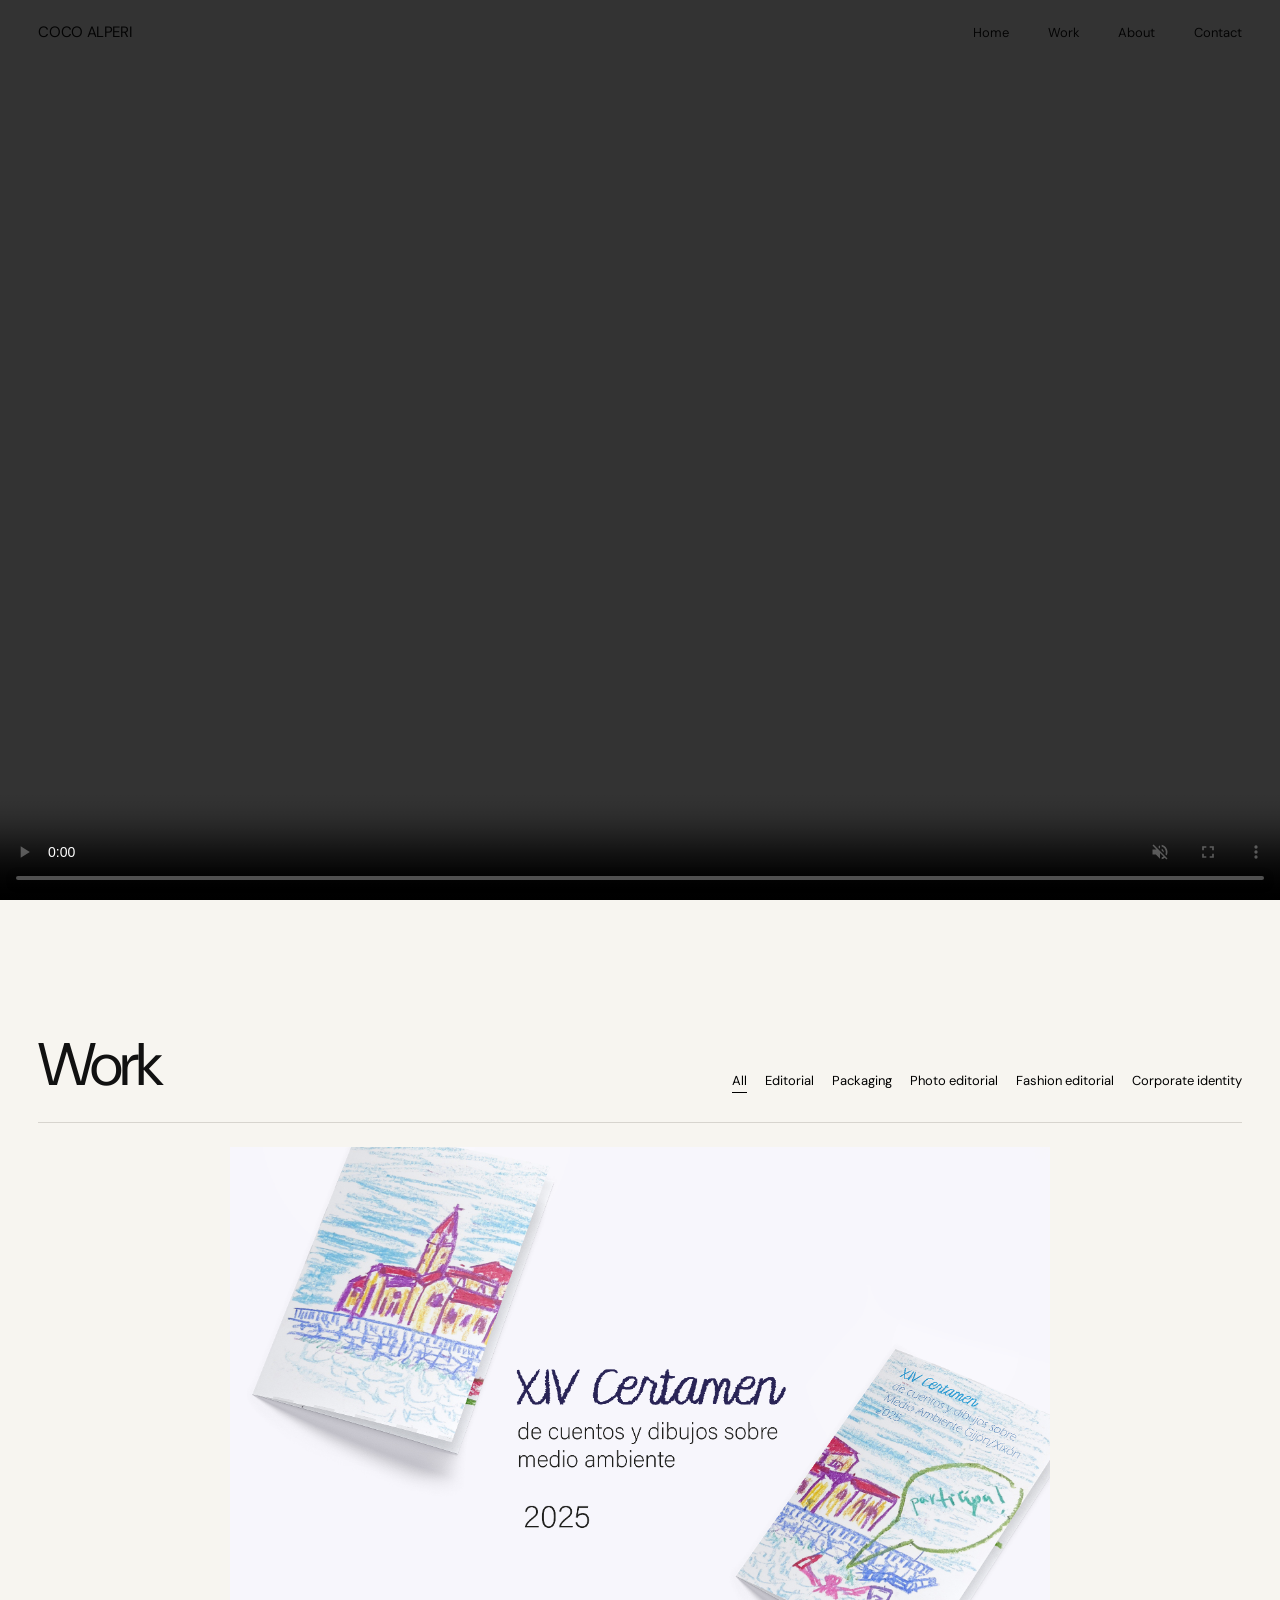
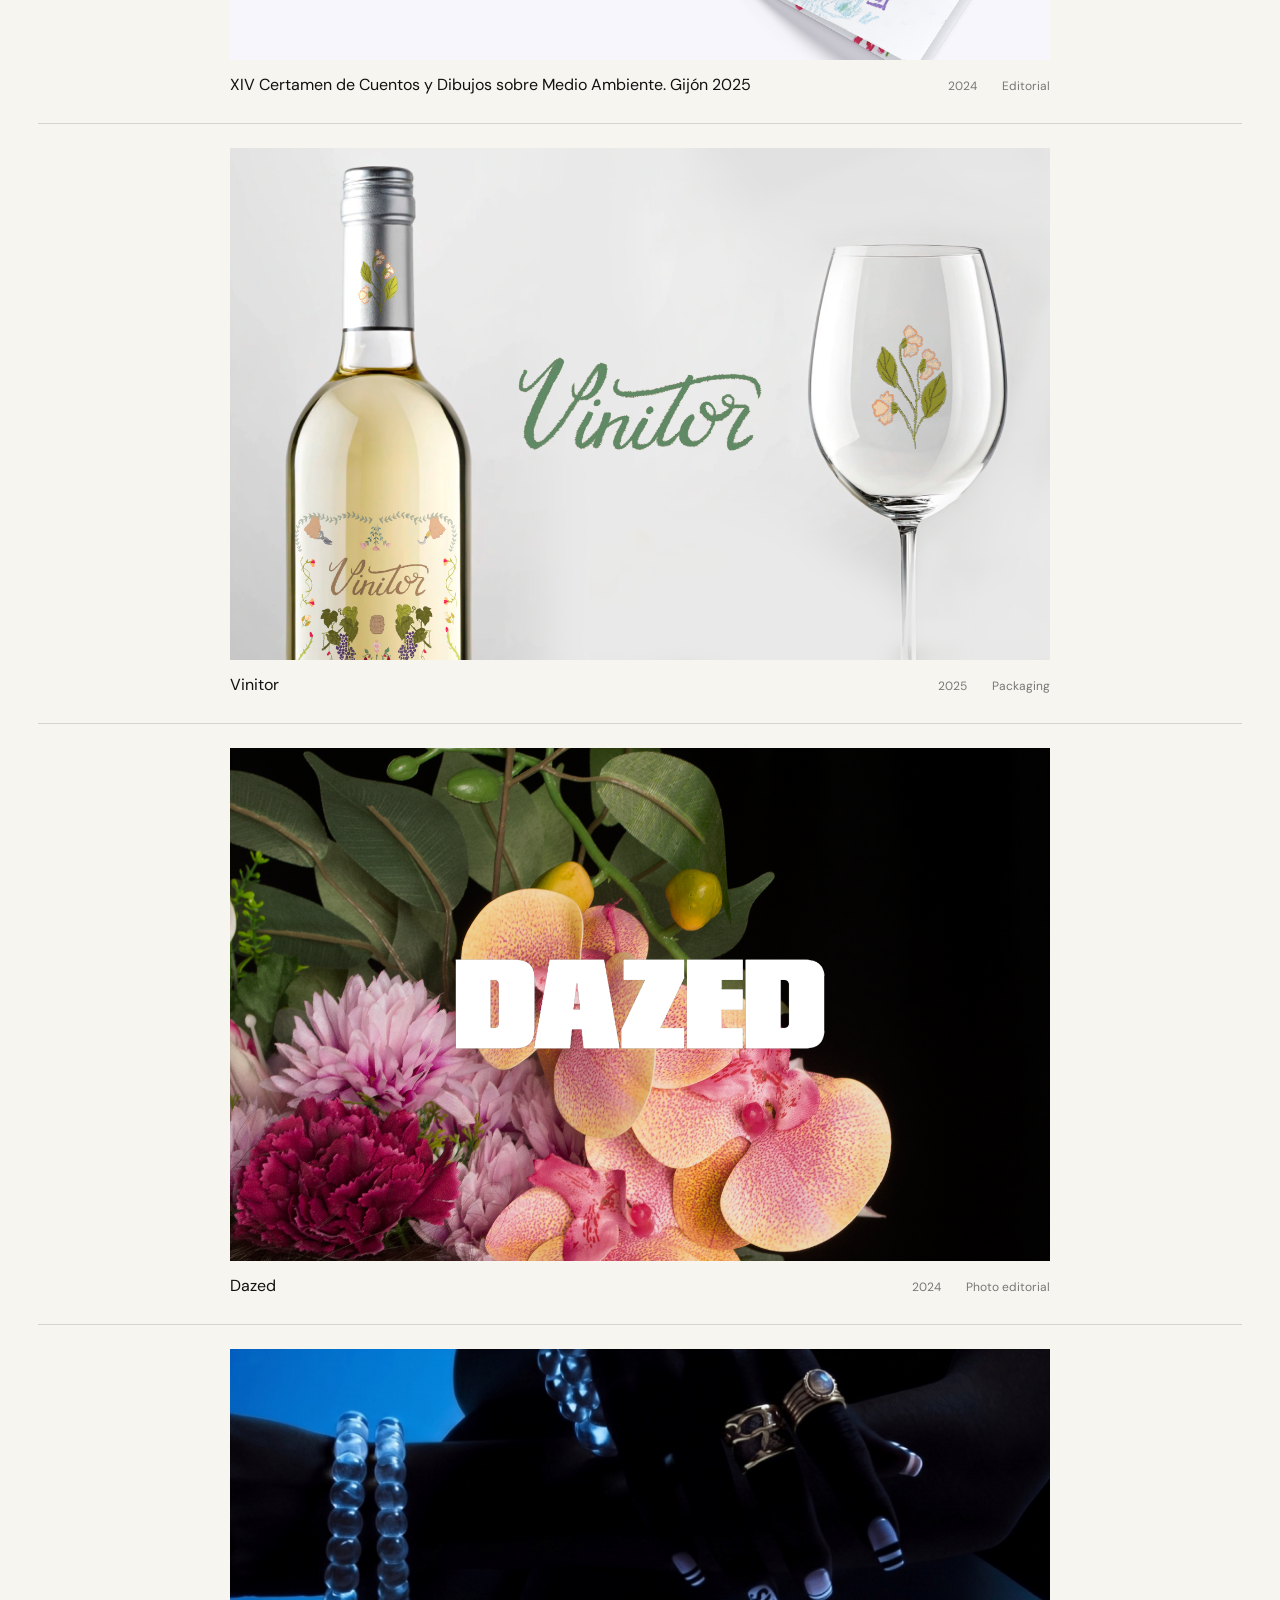
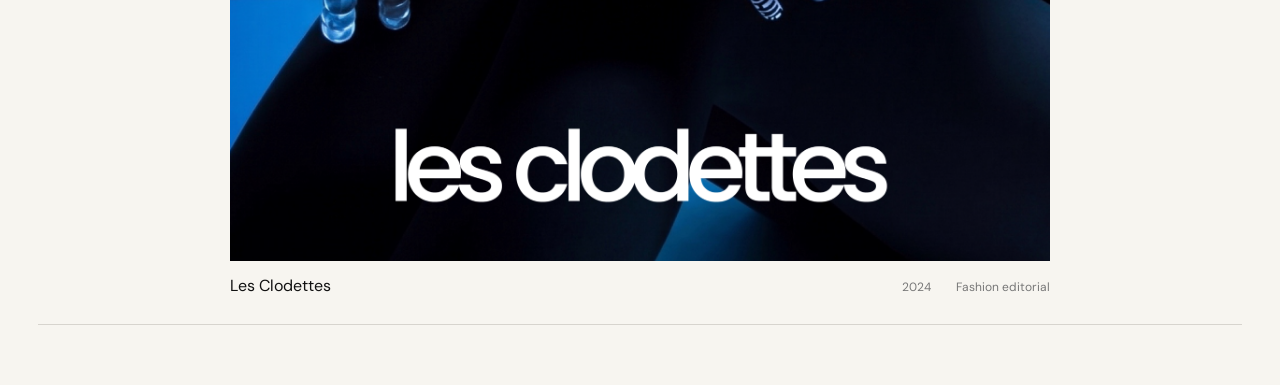
<file: index.html>
<!doctype html>
<html lang="en">
<head>
  <meta charset="utf-8">
  <meta name="viewport" content="width=device-width, initial-scale=1">
  <meta name="description" content="COCO ALPERI — Portfolio">
  <title>COCO ALPERI — Portfolio</title>

  <!-- Favicons -->
  <link rel="icon" type="image/x-icon" href="favicon.ico">
  <link rel="icon" type="image/png" sizes="32x32" href="favicon-32x32.png">
  <link rel="icon" type="image/png" sizes="16x16" href="favicon-16x16.png">
  <link rel="apple-touch-icon" sizes="180x180" href="apple-touch-icon.png">
  <link rel="manifest" href="site.webmanifest">

  <link rel="preconnect" href="https://fonts.googleapis.com">
  <link rel="preconnect" href="https://fonts.gstatic.com" crossorigin>

  <link href="https://fonts.googleapis.com/css2?family=DM+Sans:wght@400;500&family=Playfair+Display:wght@400;500&display=swap" rel="stylesheet">

  <link rel="stylesheet" href="style.css?v=5">
</head>

<body>

  <!-- Intro / logo animation -->
  <div class="intro" id="intro" aria-label="COCO ALPERI">
    <div class="intro-logo">COCO ALPERI</div>
  </div>

  <header class="site-header">
    <a class="logo" href="#home" aria-label="COCO ALPERI home">
      COCO ALPERI
    </a>

    <nav class="main-nav" aria-label="Main navigation">
      <a href="#home">Home</a>
      <a href="#work">Work</a>
      <a href="about.html">About</a>
      <a href="contact.html">Contact</a>
    </nav>
  </header>

  <main>

    <!-- HOME -->
    <section id="home" class="page page-home">
      <div class="hero-video">
        <video 
          id="mainHeroVideo"
          autoplay 
          muted 
          loop 
          playsinline 
          webkit-playsinline
          controls
          preload="auto" 
          class="video-portada"
        >
          <source src="assets/Comp-1.mp4" type="video/mp4">
        </video>
      </div>
    </section>

    <!-- WORK -->
    <section id="work" class="page page-work">

      <div class="section-heading">
        <h1>Work</h1>

        <!-- Filtros con data-filter normalizados -->
        <div class="filters" aria-label="Filter projects">
          <button class="filter active" data-filter="all">
            All
          </button>
          <button class="filter" data-filter="Editorial">
            Editorial
          </button>
          <button class="filter" data-filter="Packaging">
            Packaging
          </button>
          <button class="filter" data-filter="Photo editorial">
            Photo editorial
          </button>
          <button class="filter" data-filter="Fashion editorial">
            Fashion editorial
          </button>
          <button class="filter" data-filter="Corporate Identity">
            Corporate identity
          </button>
        </div>
      </div>

      <div class="project-list">

        <!-- Proyecto 1: Editorial -->
        <article class="project" data-category="Editorial" id="project-editorial">
          <a href="projects/project-one.html" class="project-image">
            <img src="assets/portadaCertamen.png" alt="Guardas libro">
          </a>
          <div class="project-info">
            <h2>XIV Certamen de Cuentos y Dibujos sobre Medio Ambiente. Gijón 2025</h2>
            <span>2024</span>
            <span>Editorial</span>
          </div>
        </article>

        <!-- Proyecto 2: Packaging -->
        <article class="project" data-category="Packaging" id="project-packaging">
          <a href="projects/project-two.html" class="project-image">
            <img src="assets/portada1.png" alt="Vinitor">
          </a>
          <div class="project-info">
            <h2>Vinitor</h2>
            <span>2025</span>
            <span>Packaging</span>
          </div>
        </article>

        <!-- Proyecto 3: Dazed (Photo editorial) -->
        <article class="project" data-category="Photo editorial" id="project-dazed">
          <a href="projects/project-three.html" class="project-image">
            <img src="assets/portada3.png" alt="Dazed">
          </a>
          <div class="project-info">
            <h2>Dazed</h2>
            <span>2024</span>
            <span>Photo editorial</span>
          </div>
        </article>

        <!-- Proyecto 4: Les Clodettes (Fashion editorial) -->
        <article class="project" data-category="Fashion editorial" id="project-clodettes">
          <a href="projects/project-four.html" class="project-image">
            <img src="assets/fotoBannerClodettes1.png" alt="Les Clodettes">
          </a>
          <div class="project-info">
            <h2>Les Clodettes</h2>
            <span>2024</span>
            <span>Fashion editorial</span>
          </div>
        </article>

      </div>
    </section>

  </main>

  <script>
    const v = document.getElementById('mainHeroVideo');

    if (v) {
      // 1. Iniciar inmediatamente en mute para superar el bloqueo obligatorio de Safari/Chrome
      v.muted = true;
      v.defaultMuted = true;
      const playPromise = v.play();
      if (playPromise !== undefined) {
        playPromise.catch(() => {});
      }

      // 2. Activar el audio automáticamente en cuanto el usuario toca la pantalla o hace clic
      const unmuteOnInteraction = () => {
        v.muted = false;
        v.volume = 1.0;
        window.removeEventListener('click', unmuteOnInteraction);
        window.removeEventListener('touchstart', unmuteOnInteraction);
      };

      window.addEventListener('click', unmuteOnInteraction, { once: true });
      window.addEventListener('touchstart', unmuteOnInteraction, { once: true });
    }

    // 3. Filtros de proyectos
    const filterButtons = document.querySelectorAll('.filters .filter');
    const projects = document.querySelectorAll('.project-list .project');

    filterButtons.forEach(button => {
      button.addEventListener('click', () => {
        filterButtons.forEach(btn => btn.classList.remove('active'));
        button.classList.add('active');

        const selectedFilter = button.getAttribute('data-filter').toLowerCase().trim();

        projects.forEach(project => {
          const category = (project.getAttribute('data-category') || '').toLowerCase().trim();
          if (selectedFilter === 'all' || category === selectedFilter) {
            project.classList.remove('hidden');
          } else {
            project.classList.add('hidden');
          }
        });
      });
    });
  </script>
</body>
</html>
</file>
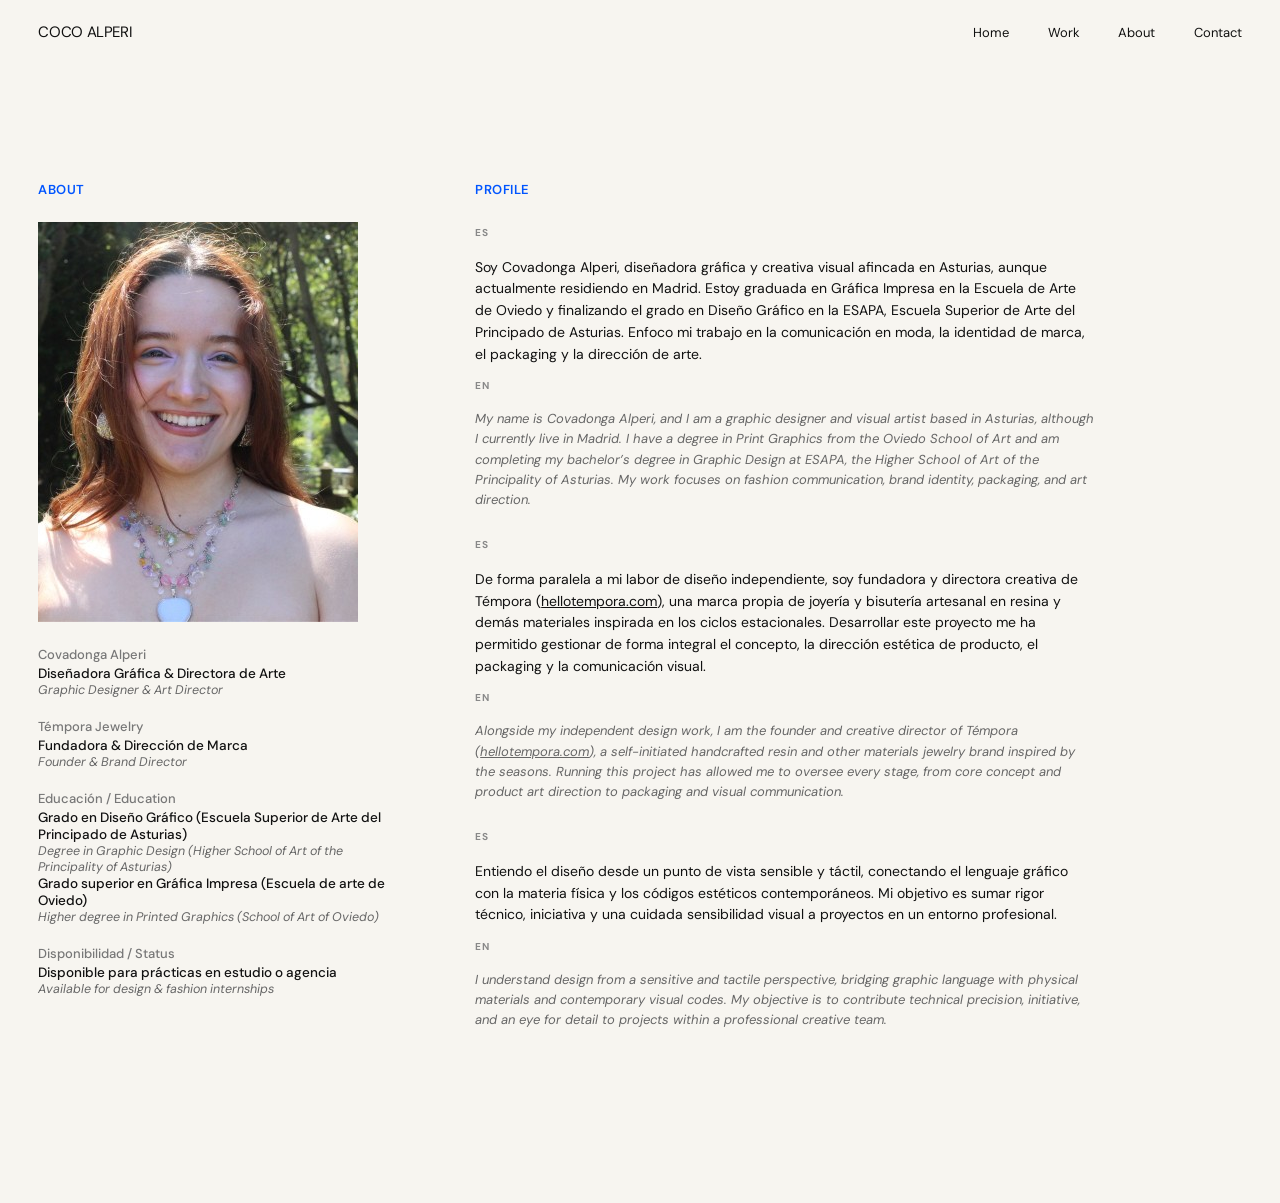
<file: about.html>
<!DOCTYPE html>
<html lang="es">
<head>
  <meta charset="UTF-8">
  <meta name="viewport" content="width=device-width, initial-scale=1.0">
  <title>COCO ALPERI — About</title>
  <link rel="preconnect" href="https://fonts.googleapis.com">
  <link rel="preconnect" href="https://fonts.gstatic.com" crossorigin>
  <link href="https://fonts.googleapis.com/css2?family=DM+Sans:wght@400;500;600;700&display=swap" rel="stylesheet">
  
  <link rel="stylesheet" href="style.css">

  <style>
    body {
      padding: 0;
      margin: 0;
    }

    .about-page {
      padding: 170px var(--pad) 80px;
      width: 100%;
    }

    .section-title {
      color: #0055ff;
      font-size: 13px;
      font-weight: 600;
      margin-bottom: 24px;
      text-transform: uppercase;
      letter-spacing: 0.04em;
    }

    .lang-badge {
      display: inline-block;
      font-size: 10px;
      font-weight: 700;
      color: #888888;
      letter-spacing: 0.05em;
      margin-bottom: 4px;
      text-transform: uppercase;
    }

    /* Cuadrícula en PC: 360px a la izquierda y el resto a la derecha */
    .top-grid {
      display: grid;
      grid-template-columns: 360px 1fr;
      gap: clamp(40px, 6vw, 90px);
      margin-bottom: 80px;
      align-items: start;
    }

    /* Control de ancho para que el texto de Profile no quede excesivamente estirado */
    .profile-right-col {
      max-width: 620px;
    }

    .about-block {
      margin-bottom: 24px;
    }
    .about-block:last-child {
      margin-bottom: 0;
    }

    .lang-es {
      color: #111111;
      font-weight: 400;
      font-size: 14px;
      line-height: 1.55;
      margin-bottom: 10px;
    }

    .lang-en {
      color: #666666;
      font-weight: 400;
      font-size: 13px;
      line-height: 1.55;
      font-style: italic;
    }

    /* Foto de presentación */
    .profile-photo {
      width: 100%;
      max-width: 320px;
      aspect-ratio: 4 / 5;
      overflow: hidden;
      margin-bottom: 24px;
      background-color: var(--line, #e5e5e5);
    }

    .profile-photo img {
      width: 100%;
      height: 100%;
      object-fit: cover;
      display: block;
      transition: opacity 0.25s ease;
    }

    .profile-photo img:hover {
      opacity: 0.9;
    }

    .member-group {
      margin-bottom: 20px;
    }
    .member-group:last-child {
      margin-bottom: 0;
    }
    .member-name {
      font-weight: 500;
      color: #777777;
      font-size: 13px;
      display: block;
      margin-bottom: 2px;
    }
    .member-role {
      font-weight: 500;
      color: #111111;
      font-size: 13.5px;
      display: block;
    }
    .member-role-en {
      font-weight: 400;
      color: #666666;
      font-size: 12.5px;
      font-style: italic;
      display: block;
    }

    /* Móvil: permanece intacto en 1 sola columna */
    @media (max-width: 768px) {
      .about-page {
        padding-top: 85px;
        padding-bottom: 48px;
      }
      .section-title {
        margin-bottom: 16px;
      }
      .profile-photo {
        max-width: 190px;
        margin-bottom: 20px;
      }
      .top-grid {
        grid-template-columns: 1fr;
        gap: 36px;
        margin-bottom: 48px;
      }
      .profile-right-col {
        max-width: 100%;
      }
    }
  </style>
</head>
<body>

  <!-- Header -->
  <header class="site-header">
    <a class="logo" href="index.html#home" aria-label="COCO ALPERI home">
      COCO ALPERI
    </a>

    <nav class="main-nav" aria-label="Main navigation">
      <a href="index.html#home">Home</a>
      <a href="index.html#work">Work</a>
      <a href="about.html" class="active">About</a>
      <a href="contact.html">Contact</a>
    </nav>
  </header>

  <div class="about-page">
    
    <main class="top-grid">

      <!-- ======================================================== -->
      <!-- 1. COLUMNA IZQUIERDA: ABOUT (Foto y datos personales)    -->
      <!-- ======================================================== -->
      <section class="about-left-col">
        <h2 class="section-title">About</h2>

        <div class="profile-photo">
          <img src="assets/fotoAbout.jpg" alt="Covadonga Alperi">
        </div>

        <div class="member-group">
          <span class="member-name">Covadonga Alperi</span>
          <span class="member-role">Diseñadora Gráfica & Directora de Arte</span>
          <span class="member-role-en">Graphic Designer & Art Director</span>
        </div>

        <div class="member-group">
          <span class="member-name">Témpora Jewelry</span>
          <span class="member-role">Fundadora & Dirección de Marca</span>
          <span class="member-role-en">Founder & Brand Director</span>
        </div>

        <div class="member-group">
          <span class="member-name">Educación / Education</span>
          <span class="member-role">Grado en Diseño Gráfico (Escuela Superior de Arte del Principado de Asturias)</span>
          <span class="member-role-en">Degree in Graphic Design (Higher School of Art of the Principality of Asturias)</span>
           <span class="member-role">Grado superior en Gráfica Impresa (Escuela de arte de Oviedo)</span>
          <span class="member-role-en">Higher degree in Printed Graphics (School of Art of Oviedo)</span>
        </div>

        <div class="member-group">
          <span class="member-name">Disponibilidad / Status</span>
          <span class="member-role">Disponible para prácticas en estudio o agencia</span>
          <span class="member-role-en">Available for design & fashion internships</span>
        </div>
      </section>

      <!-- ======================================================== -->
      <!-- 2. COLUMNA DERECHA: PROFILE (Textos explicativos)        -->
      <!-- ======================================================== -->
      <section class="profile-right-col">
        <h2 class="section-title">Profile</h2>

        <div class="about-block">
          <span class="lang-badge">ES</span>
          <p class="lang-es">
            Soy Covadonga Alperi, diseñadora gráfica y creativa visual afincada en Asturias, aunque actualmente residiendo en Madrid. Estoy graduada en Gráfica Impresa en la Escuela de Arte de Oviedo y finalizando el grado en Diseño Gráfico en la ESAPA, Escuela Superior de Arte del Principado de Asturias. Enfoco mi trabajo en la comunicación en moda, la identidad de marca, el packaging y la dirección de arte.
          </p>
          <span class="lang-badge">EN</span>
          <p class="lang-en">
            My name is Covadonga Alperi, and I am a graphic designer and visual artist based in Asturias, although I currently live in Madrid. I have a degree in Print Graphics from the Oviedo School of Art and am completing my bachelor’s degree in Graphic Design at ESAPA, the Higher School of Art of the Principality of Asturias. My work focuses on fashion communication, brand identity, packaging, and art direction.
          </p>
        </div>

        <div class="about-block">
          <span class="lang-badge">ES</span>
          <p class="lang-es">
            De forma paralela a mi labor de diseño independiente, soy fundadora y directora creativa de Témpora (<a href="https://www.hellotempora.com" target="_blank" rel="noopener" style="text-decoration: underline;">hellotempora.com</a>), una marca propia de joyería y bisutería artesanal en resina y demás materiales inspirada en los ciclos estacionales. Desarrollar este proyecto me ha permitido gestionar de forma integral el concepto, la dirección estética de producto, el packaging y la comunicación visual.
          </p>
          <span class="lang-badge">EN</span>
          <p class="lang-en">
            Alongside my independent design work, I am the founder and creative director of Témpora (<a href="https://www.hellotempora.com" target="_blank" rel="noopener" style="text-decoration: underline;">hellotempora.com</a>), a self-initiated handcrafted resin and other materials jewelry brand inspired by the seasons. Running this project has allowed me to oversee every stage, from core concept and product art direction to packaging and visual communication.
          </p>
        </div>

        <div class="about-block">
          <span class="lang-badge">ES</span>
          <p class="lang-es">
            Entiendo el diseño desde un punto de vista sensible y táctil, conectando el lenguaje gráfico con la materia física y los códigos estéticos contemporáneos. Mi objetivo es sumar rigor técnico, iniciativa y una cuidada sensibilidad visual a proyectos en un entorno profesional.
          </p>
          <span class="lang-badge">EN</span>
          <p class="lang-en">
            I understand design from a sensitive and tactile perspective, bridging graphic language with physical materials and contemporary visual codes. My objective is to contribute technical precision, initiative, and an eye for detail to projects within a professional creative team.
          </p>
        </div>
      </section>

    </main>

  </div>

</body>
</html>
</file>
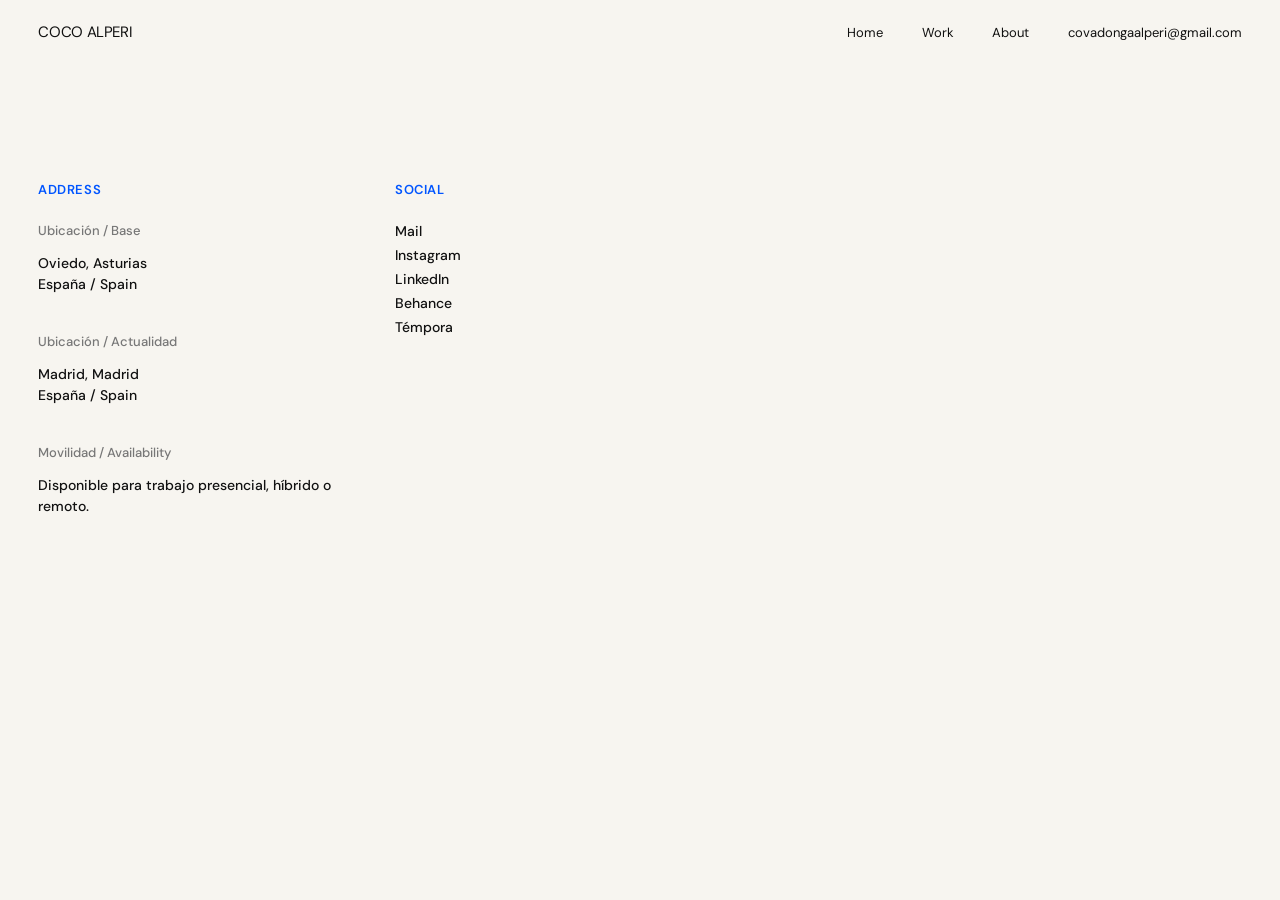
<file: contact.html>
<!DOCTYPE html>
<html lang="es">
<head>
  <meta charset="UTF-8">
  <meta name="viewport" content="width=device-width, initial-scale=1.0">
  <title>COCO ALPERI — Contact</title>
  <link rel="preconnect" href="https://fonts.googleapis.com">
  <link rel="preconnect" href="https://fonts.gstatic.com" crossorigin>
  <link href="https://fonts.googleapis.com/css2?family=DM+Sans:wght@400;500;600;700&display=swap" rel="stylesheet">
  
  <!-- Estilos globales compartidos -->
  <link rel="stylesheet" href="style.css">

  <style>
    body {
      padding: 0;
      margin: 0;
    }

    .contact-page {
      padding: 170px var(--pad) 80px;
      width: 100%;
    }

    /* Subrayado activo en el menú para la página actual */
    .main-nav a.active::after {
      right: 0;
    }

    /* Títulos en azul con la misma jerarquía que About */
    .section-title {
      color: #0055ff;
      font-size: 13px;
      font-weight: 600;
      margin-bottom: 24px;
      text-transform: uppercase;
      letter-spacing: 0.04em;
    }

    /* Etiquetas de idioma */
    .lang-badge {
      display: inline-block;
      font-size: 10px;
      font-weight: 700;
      color: #888888;
      letter-spacing: 0.05em;
      margin-bottom: 4px;
      text-transform: uppercase;
    }

    /* Retícula principal de 3 columnas (Address / Social / Inquiries) */
    .contact-grid {
      display: grid;
      grid-template-columns: 1fr 1fr 1.6fr;
      gap: clamp(28px, 4vw, 56px);
      margin-bottom: 80px;
    }

    .contact-col {
      display: flex;
      flex-direction: column;
    }

    .contact-block {
      margin-bottom: 24px;
    }
    .contact-block:last-child {
      margin-bottom: 0;
    }

    .meta-label {
      display: block;
      font-weight: 500;
      color: #777777;
      font-size: 13px;
      margin-bottom: 2px;
    }

    .meta-value {
      font-weight: 500;
      color: #111111;
      font-size: 14px;
      line-height: 1.5;
    }

    .meta-value a {
      color: #111111;
      text-decoration: underline;
      transition: color 0.2s ease;
    }

    .meta-value a:hover {
      color: #0055ff;
    }

    /* Lista estilo Social */
    .social-list {
      list-style: none;
      padding: 0;
      margin: 0;
    }

    .social-list li {
      margin-bottom: 6px;
    }

    .social-list a {
      font-size: 14px;
      color: #111111;
      font-weight: 500;
      text-decoration: none;
      transition: color 0.2s ease;
    }

    .social-list a:hover {
      color: #0055ff;
    }

    /* Textos bilingües de la columna Inquiries */
    .lang-es {
      color: #111111;
      font-weight: 400;
      font-size: 14px;
      line-height: 1.55;
      margin-bottom: 10px;
    }

    .lang-en {
      color: #666666;
      font-weight: 400;
      font-size: 13px;
      line-height: 1.55;
      font-style: italic;
    }

    /* Sección inferior: Notas de disponibilidad y dossier */
    .contact-footer-note {
      border-top: 1px solid var(--line);
      padding-top: 48px;
      display: grid;
      grid-template-columns: repeat(2, 1fr);
      gap: 40px clamp(24px, 4vw, 64px);
    }

    .note-item h4 {
      font-size: 13.5px;
      font-weight: 500;
      color: #777777;
      margin-bottom: 6px;
    }

    .note-desc-es {
      font-size: 13px;
      line-height: 1.5;
      color: #111111;
      font-weight: 400;
      margin-bottom: 8px;
    }

    .note-desc-en {
      font-size: 12.5px;
      line-height: 1.5;
      color: #666666;
      font-style: italic;
    }

    /* Adaptación móvil */
    @media (max-width: 650px) {
      .contact-page {
        padding-top: 85px;
        padding-bottom: 48px;
      }
      .section-title {
        margin-bottom: 16px;
      }
      .contact-grid {
        grid-template-columns: 1fr;
        gap: 36px;
        margin-bottom: 48px;
      }
      .contact-footer-note {
        grid-template-columns: 1fr;
        gap: 28px;
      }
    }
  </style>
</head>
<body>

  <!-- HEADER Y MENÚ DE NAVEGACIÓN -->
  <header class="site-header">
    <a class="logo" href="index.html#home" aria-label="COCO ALPERI home">
      COCO ALPERI
    </a>

    <nav class="main-nav" aria-label="Main navigation">
      <a href="index.html#home">Home</a>
      <a href="index.html#work">Work</a>
      <a href="about.html">About</a>
     <a href="mailto:covadongaalperi@gmail.com" class="contact-email">
  covadongaalperi@gmail.com
</a>
    </nav>
  </header>

  <!-- CONTENIDO PRINCIPAL -->
  <div class="contact-page">
    
    <main class="contact-grid">

      <!-- Columna 1: Address & Location -->
      <section class="contact-col">
        <h2 class="section-title">Address</h2>
        
        <div class="contact-block">
          <span class="meta-label">Ubicación / Base</span>
          <p class="meta-value">
            Oviedo, Asturias<br>
            España / Spain
          </p>
        </div>
    <div class="contact-block">
          <span class="meta-label">Ubicación / Actualidad</span>
          <p class="meta-value">
            Madrid, Madrid<br>
            España / Spain
          </p>
        </div>
        <div class="contact-block">
          <span class="meta-label">Movilidad / Availability</span>
          <p class="meta-value">
            Disponible para trabajo presencial, híbrido o remoto.
          </p>
        </div>
      </section>

      <!-- Columna 2: Social & Redes -->
   <section class="contact-col">
  <h2 class="section-title">Social</h2>
  <ul class="social-list">
    <li><a href="mailto:covadongaalperi@gmail.com">Mail</a></li>
    <li><a href="https://www.instagram.com/bycocoalperi" target="_blank" rel="noopener">Instagram</a></li>
    <li><a href="https://www.linkedin.com/in/covadonga-alperi-6979a7398/" target="_blank" rel="noopener">LinkedIn</a></li>
    <li><a href="https://www.behance.net/covadongaalperi1" target="_blank" rel="noopener">Behance</a></li>
    <li><a href="https://www.hellotempora.com" target="_blank" rel="noopener">Témpora</a></li>
  </ul>
</section>
    </main>


  </div>

</body>
</html>
</file>
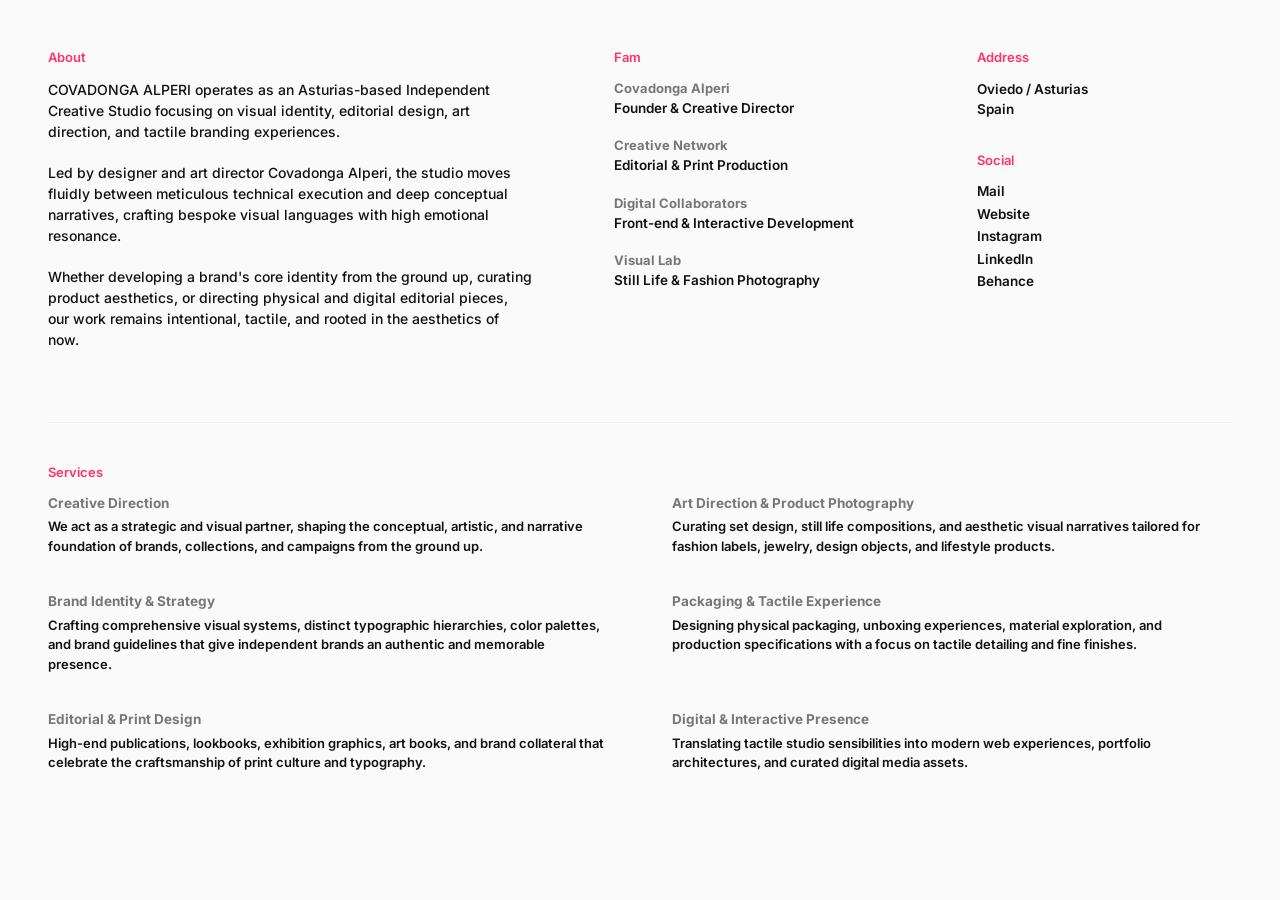
<file: main.html>
<!DOCTYPE html>
<html lang="es">
<head>
  <meta charset="UTF-8">
  <meta name="viewport" content="width=device-width, initial-scale=1.0">
  <title>Covadonga Alperi — Creative Studio</title>
  <link rel="preconnect" href="https://fonts.googleapis.com">
  <link rel="preconnect" href="https://fonts.gstatic.com" crossorigin>
  <link href="https://fonts.googleapis.com/css2?family=Inter:wght@400;500;600;700&display=swap" rel="stylesheet">
  <style>
    * {
      box-sizing: border-box;
      margin: 0;
      padding: 0;
    }

    body {
      font-family: 'Inter', -apple-system, BlinkMacSystemFont, "Segoe UI", Roboto, sans-serif;
      background-color: #fafafa;
      color: #111111;
      line-height: 1.45;
      font-size: 13.5px;
      padding: 48px;
    }

    .section-title {
      color: #ff3366;
      font-size: 13px;
      font-weight: 600;
      margin-bottom: 12px;
      text-transform: capitalize;
    }

    /* Grilla superior: 3 columnas */
    .top-grid {
      display: grid;
      grid-template-columns: 2fr 1.2fr 1fr;
      gap: 56px;
      margin-bottom: 72px;
    }

    /* Columna About */
    .about-col p {
      margin-bottom: 20px;
      font-weight: 500;
      font-size: 14px;
      line-height: 1.5;
      color: #111;
      max-width: 95%;
    }
    .about-col p:last-child {
      margin-bottom: 0;
    }

    /* Columna Fam / Equipo */
    .member-group {
      margin-bottom: 18px;
    }
    .member-group:last-child {
      margin-bottom: 0;
    }
    .member-name {
      font-weight: 700;
      color: #777777;
      font-size: 13px;
      display: block;
      margin-bottom: 1px;
    }
    .member-role {
      font-weight: 600;
      color: #111111;
      font-size: 13.5px;
    }

    /* Columna Address & Social */
    .meta-block {
      margin-bottom: 32px;
    }
    .meta-block:last-child {
      margin-bottom: 0;
    }
    .meta-text {
      font-weight: 600;
      color: #111;
      line-height: 1.5;
    }
    .social-list {
      list-style: none;
    }
    .social-list li {
      margin-bottom: 3px;
    }
    .social-list a {
      color: #111;
      text-decoration: none;
      font-weight: 600;
      transition: color 0.15s ease;
    }
    .social-list a:hover {
      color: #ff3366;
    }

    /* Sección inferior: Servicios en 2 columnas */
    .services-section {
      border-top: 1px solid #eeeeee;
      padding-top: 40px;
    }
    .services-grid {
      display: grid;
      grid-template-columns: repeat(2, 1fr);
      gap: 36px 64px;
    }
    .service-item h4 {
      font-size: 13.5px;
      font-weight: 700;
      color: #777777;
      margin-bottom: 4px;
    }
    .service-item p {
      font-size: 13px;
      line-height: 1.5;
      color: #111111;
      font-weight: 600;
    }

    @media (max-width: 900px) {
      body {
        padding: 24px;
      }
      .top-grid {
        grid-template-columns: 1fr;
        gap: 36px;
        margin-bottom: 48px;
      }
      .services-grid {
        grid-template-columns: 1fr;
        gap: 28px;
      }
    }
  </style>
</head>
<body>

  <!-- Parte Superior -->
  <main class="top-grid">
    <!-- Columna 1: About -->
    <section class="about-col">
      <h2 class="section-title">About</h2>
      <p>
        COVADONGA ALPERI operates as an Asturias-based Independent Creative Studio focusing on visual identity, editorial design, art direction, and tactile branding experiences.
      </p>
      <p>
        Led by designer and art director Covadonga Alperi, the studio moves fluidly between meticulous technical execution and deep conceptual narratives, crafting bespoke visual languages with high emotional resonance.
      </p>
      <p>
        Whether developing a brand's core identity from the ground up, curating product aesthetics, or directing physical and digital editorial pieces, our work remains intentional, tactile, and rooted in the aesthetics of now.
      </p>
    </section>

    <!-- Columna 2: Fam -->
    <section class="fam-col">
      <h2 class="section-title">Fam</h2>
      <div class="member-group">
        <span class="member-name">Covadonga Alperi</span>
        <span class="member-role">Founder & Creative Director</span>
      </div>
      <div class="member-group">
        <span class="member-name">Creative Network</span>
        <span class="member-role">Editorial & Print Production</span>
      </div>
      <div class="member-group">
        <span class="member-name">Digital Collaborators</span>
        <span class="member-role">Front-end & Interactive Development</span>
      </div>
      <div class="member-group">
        <span class="member-name">Visual Lab</span>
        <span class="member-role">Still Life & Fashion Photography</span>
      </div>
    </section>

    <!-- Columna 3: Address & Social -->
    <section class="info-col">
      <div class="meta-block">
        <h2 class="section-title">Address</h2>
        <p class="meta-text">Oviedo / Asturias<br>Spain</p>
      </div>

      <div class="meta-block">
        <h2 class="section-title">Social</h2>
        <ul class="social-list">
          <li><a href="mailto:kvadonga@gmail.com">Mail</a></li>
          <li><a href="https://cocoalperi.com" target="_blank" rel="noopener">Website</a></li>
          <li><a href="https://instagram.com" target="_blank" rel="noopener">Instagram</a></li>
          <li><a href="https://linkedin.com" target="_blank" rel="noopener">LinkedIn</a></li>
          <li><a href="https://behance.net" target="_blank" rel="noopener">Behance</a></li>
        </ul>
      </div>
    </section>
  </main>

  <!-- Parte Inferior: Services -->
  <section class="services-section">
    <h2 class="section-title">Services</h2>
    <div class="services-grid">
      <article class="service-item">
        <h4>Creative Direction</h4>
        <p>
          We act as a strategic and visual partner, shaping the conceptual, artistic, and narrative foundation of brands, collections, and campaigns from the ground up.
        </p>
      </article>

      <article class="service-item">
        <h4>Art Direction & Product Photography</h4>
        <p>
          Curating set design, still life compositions, and aesthetic visual narratives tailored for fashion labels, jewelry, design objects, and lifestyle products.
        </p>
      </article>

      <article class="service-item">
        <h4>Brand Identity & Strategy</h4>
        <p>
          Crafting comprehensive visual systems, distinct typographic hierarchies, color palettes, and brand guidelines that give independent brands an authentic and memorable presence.
        </p>
      </article>

      <article class="service-item">
        <h4>Packaging & Tactile Experience</h4>
        <p>
          Designing physical packaging, unboxing experiences, material exploration, and production specifications with a focus on tactile detailing and fine finishes.
        </p>
      </article>

      <article class="service-item">
        <h4>Editorial & Print Design</h4>
        <p>
          High-end publications, lookbooks, exhibition graphics, art books, and brand collateral that celebrate the craftsmanship of print culture and typography.
        </p>
      </article>

      <article class="service-item">
        <h4>Digital & Interactive Presence</h4>
        <p>
          Translating tactile studio sensibilities into modern web experiences, portfolio architectures, and curated digital media assets.
        </p>
      </article>
    </div>
  </section>

</body>
</html>
</file>
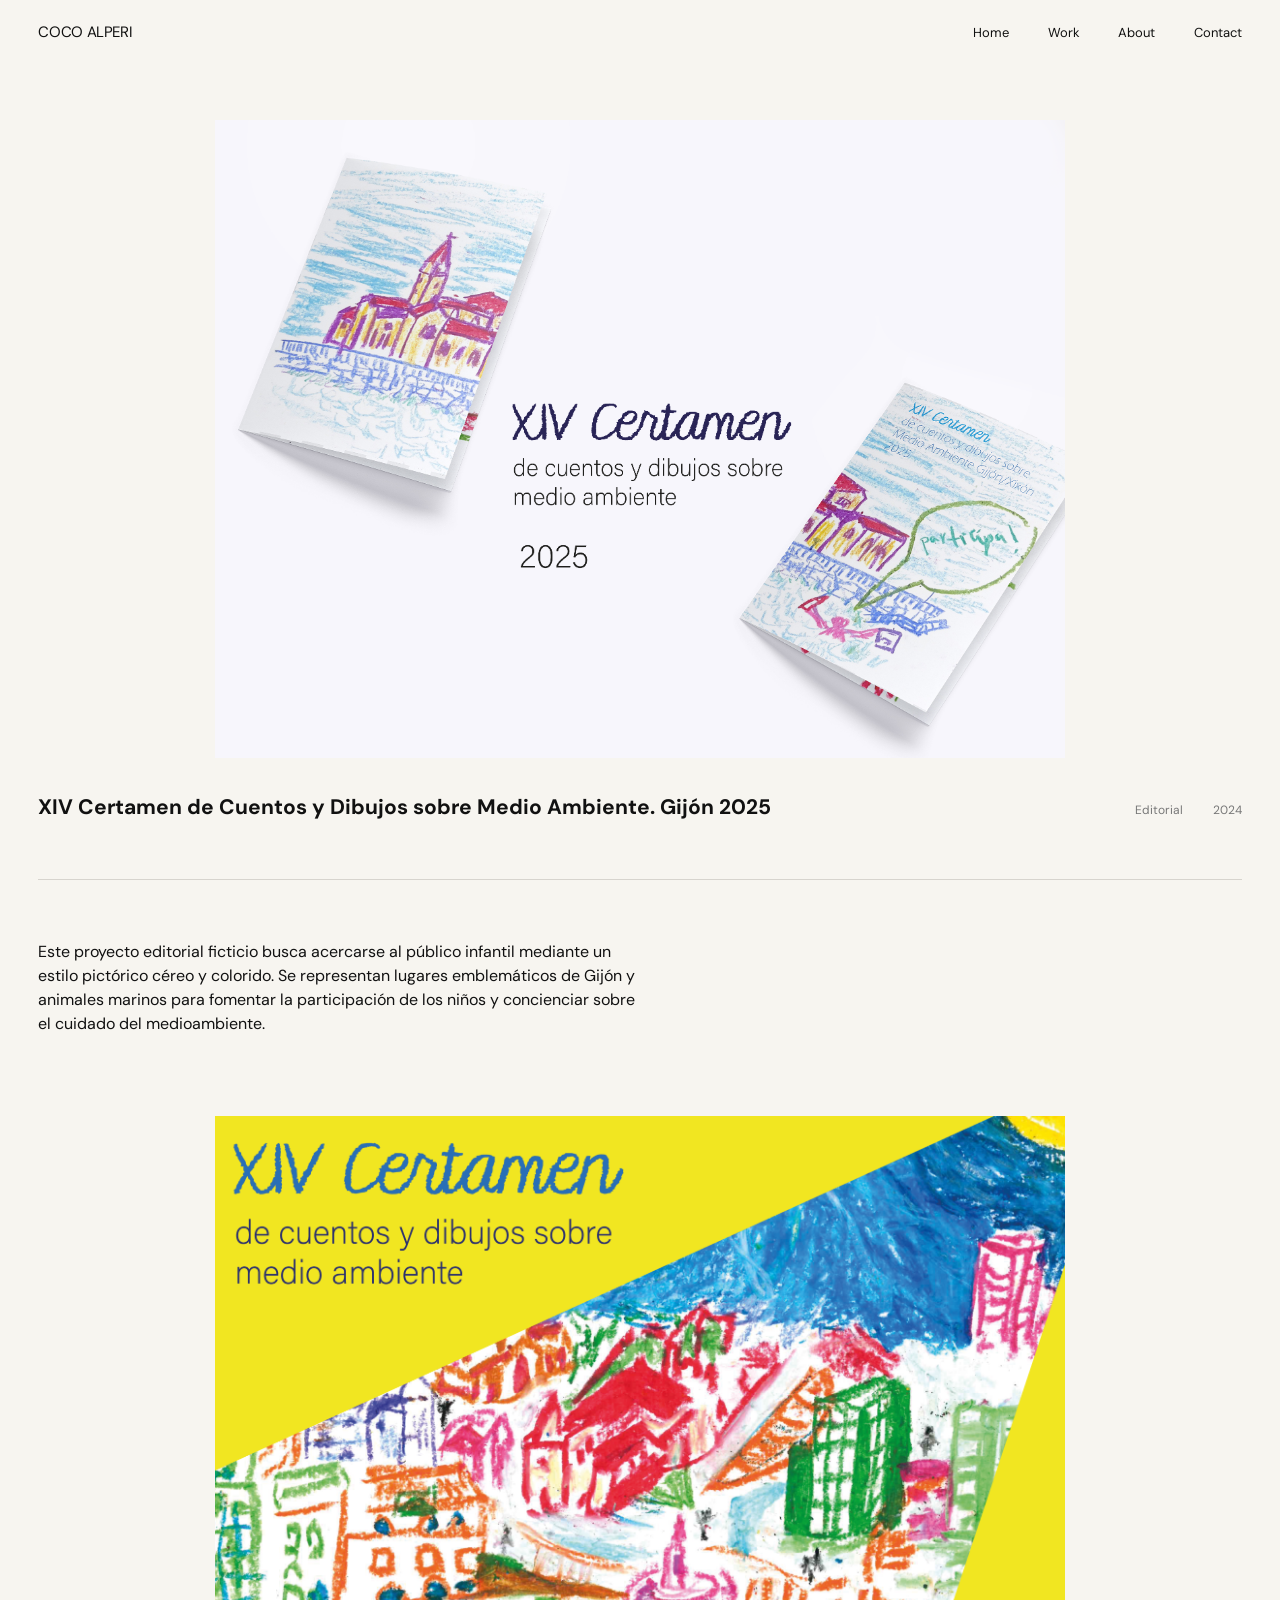
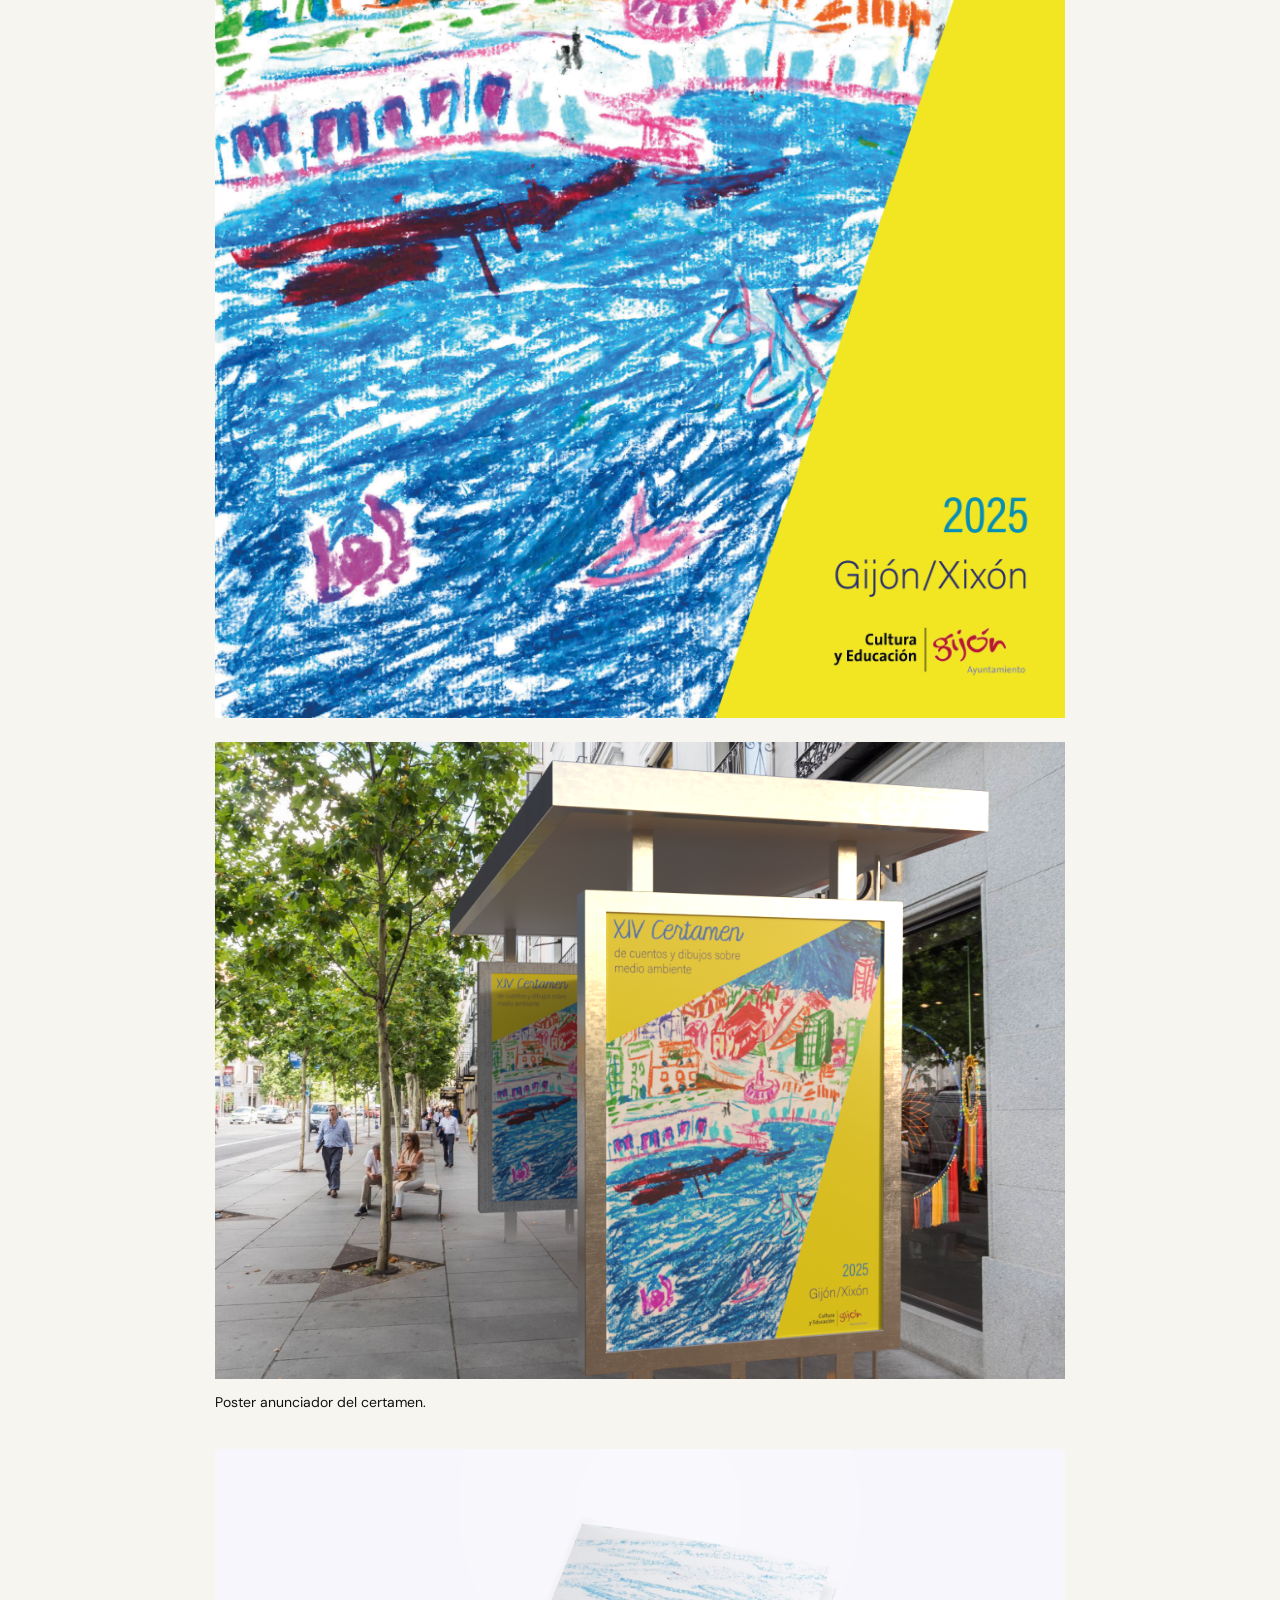
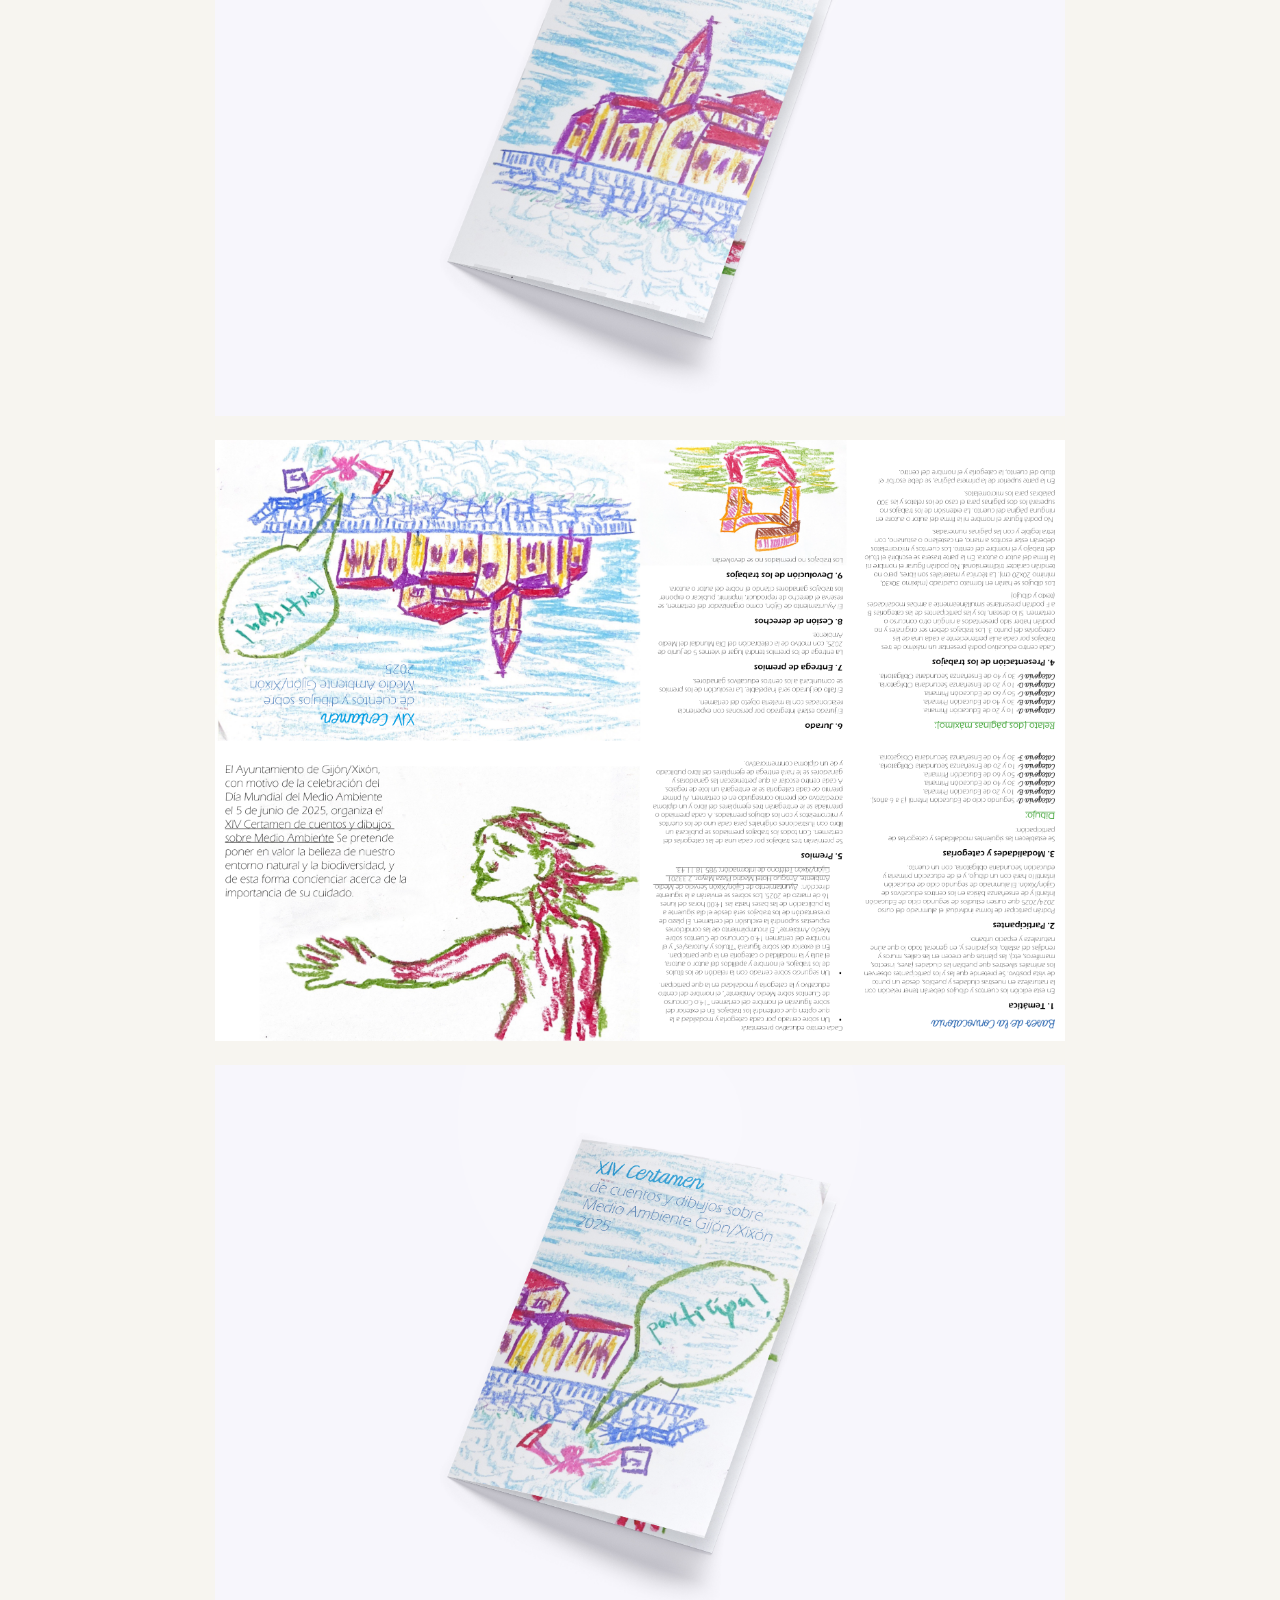
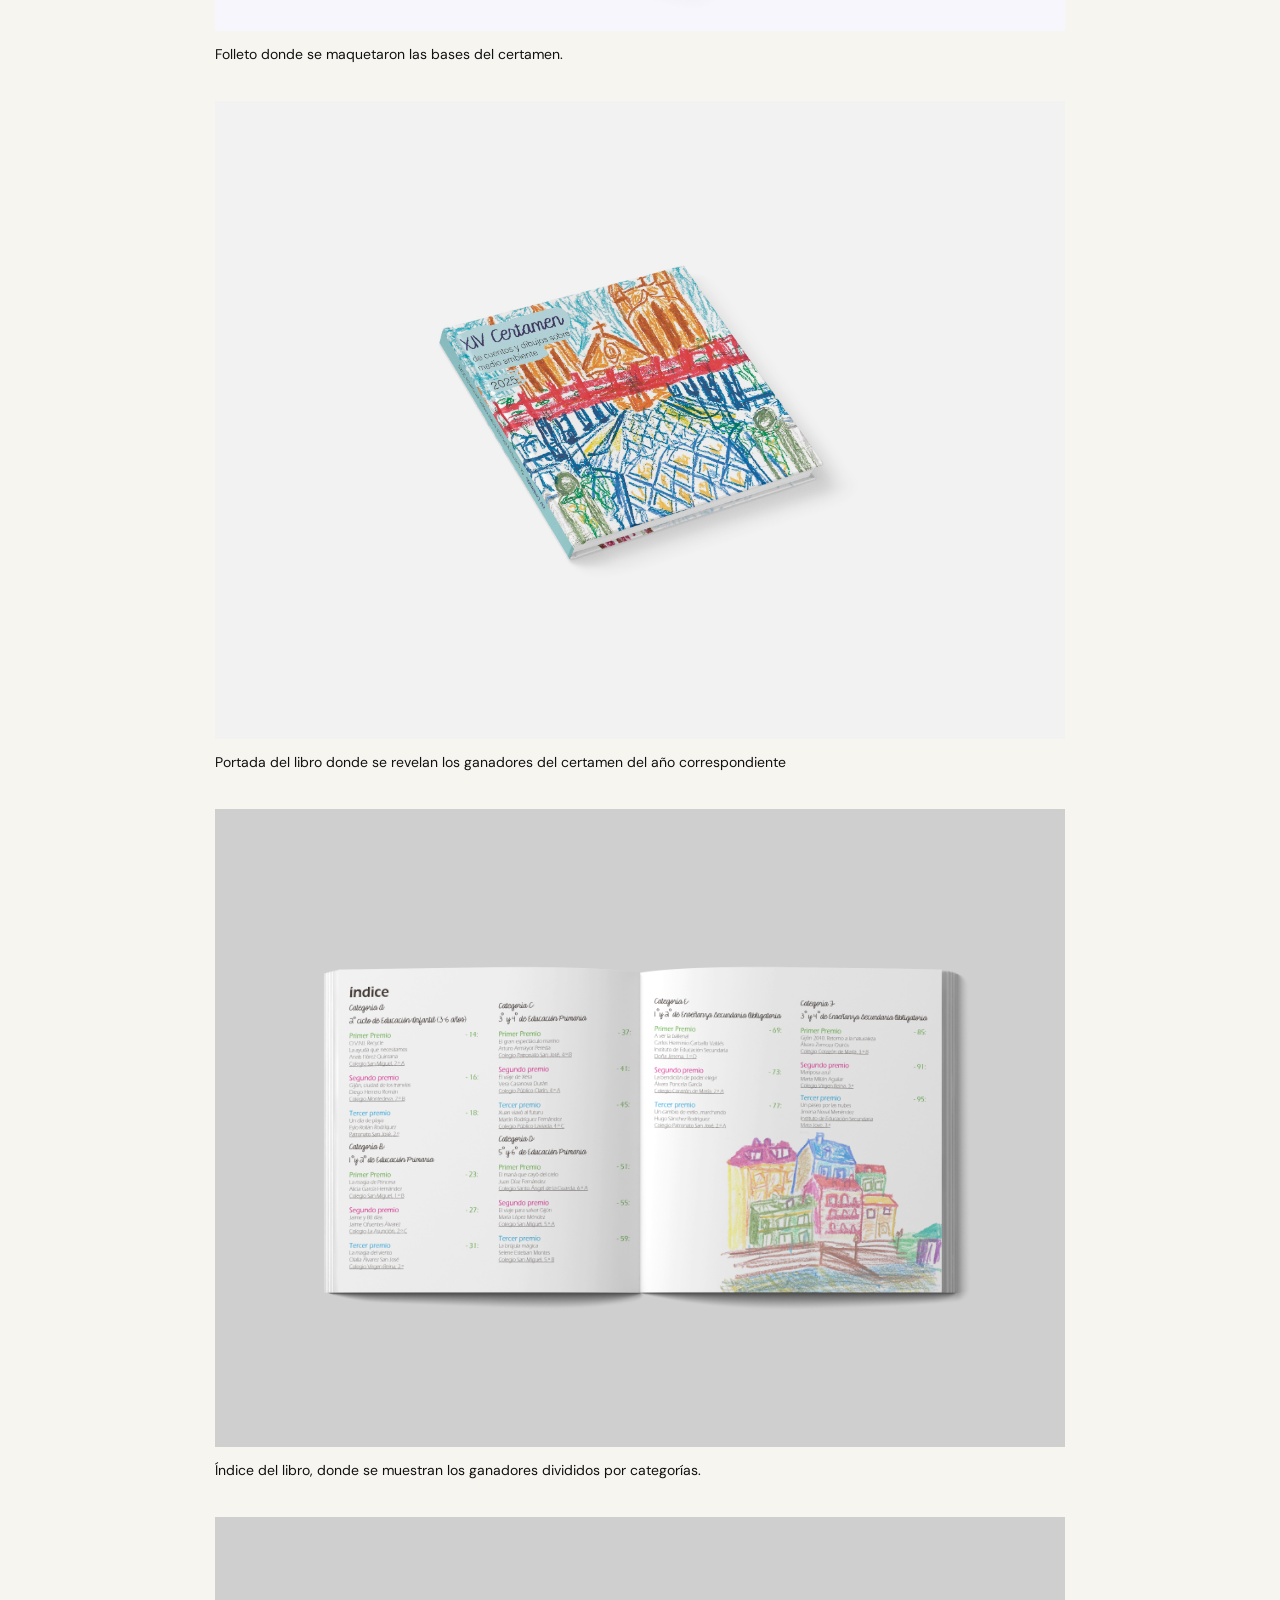
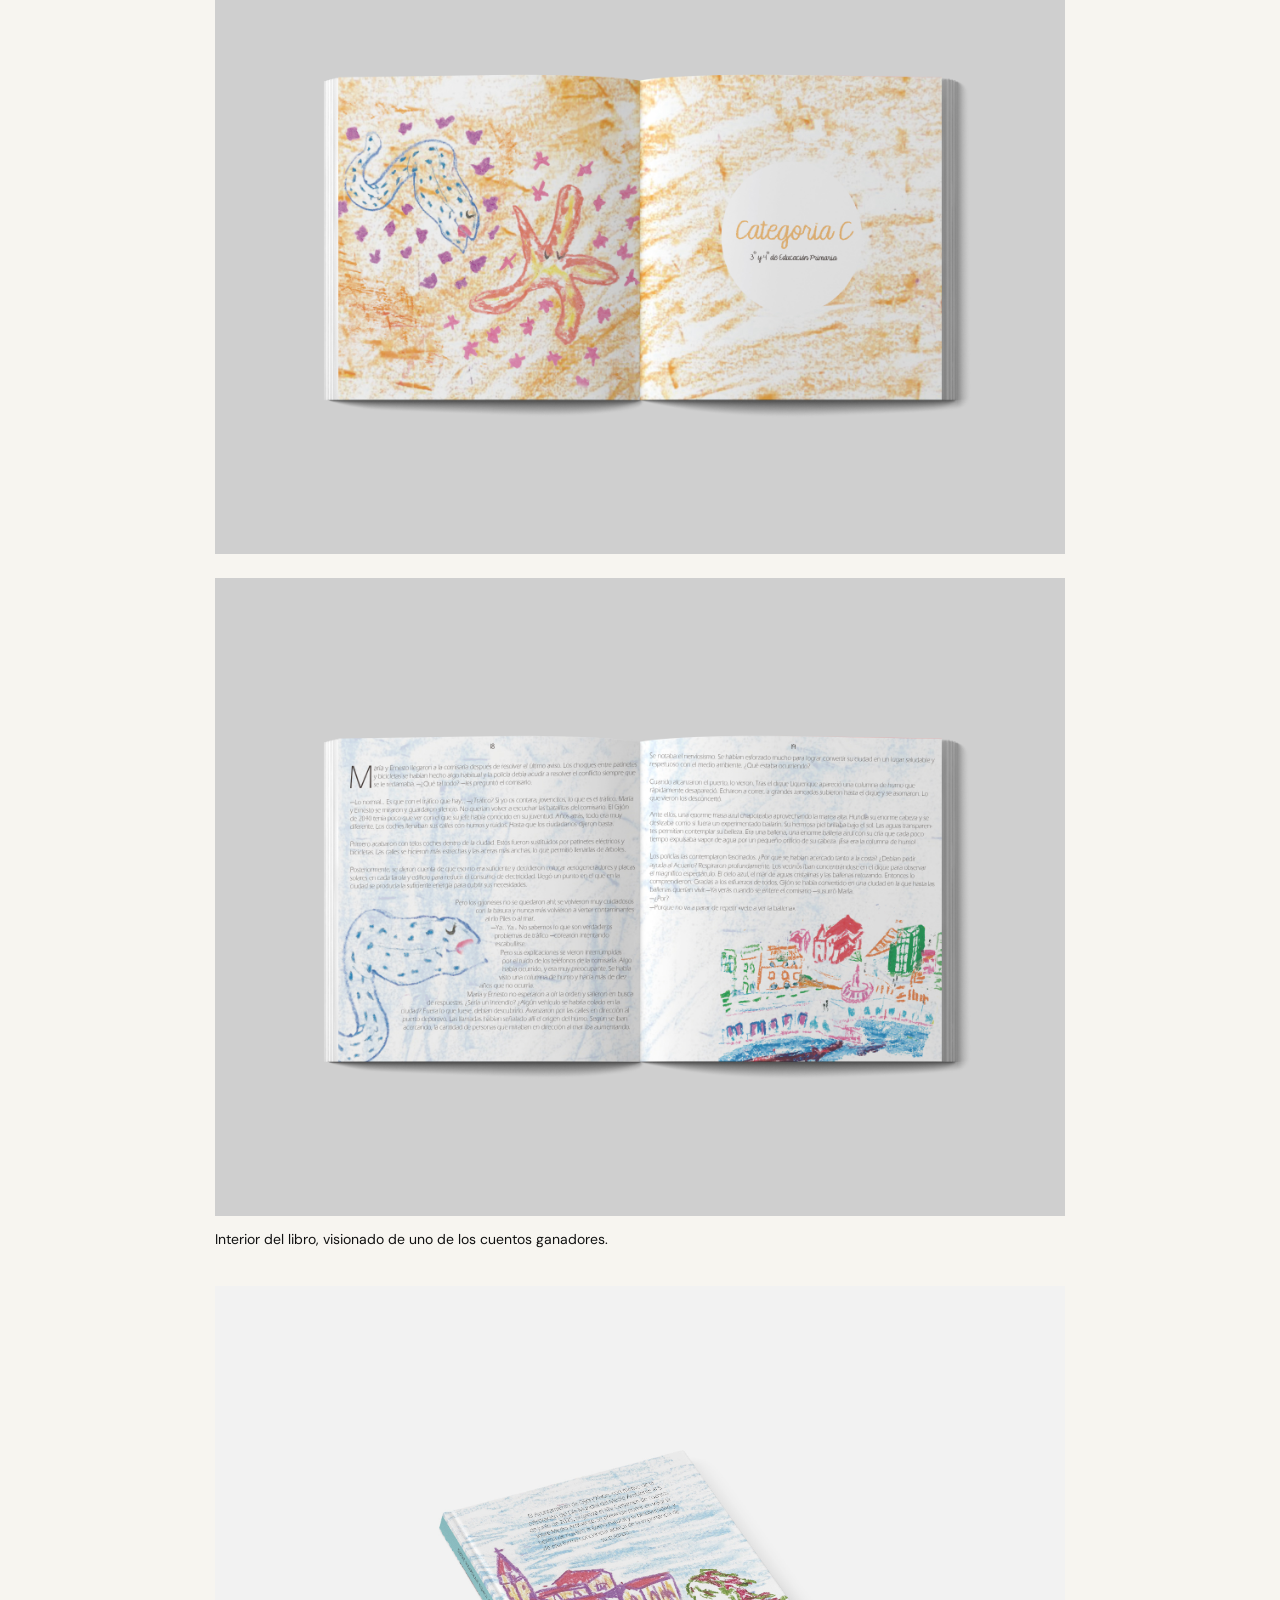
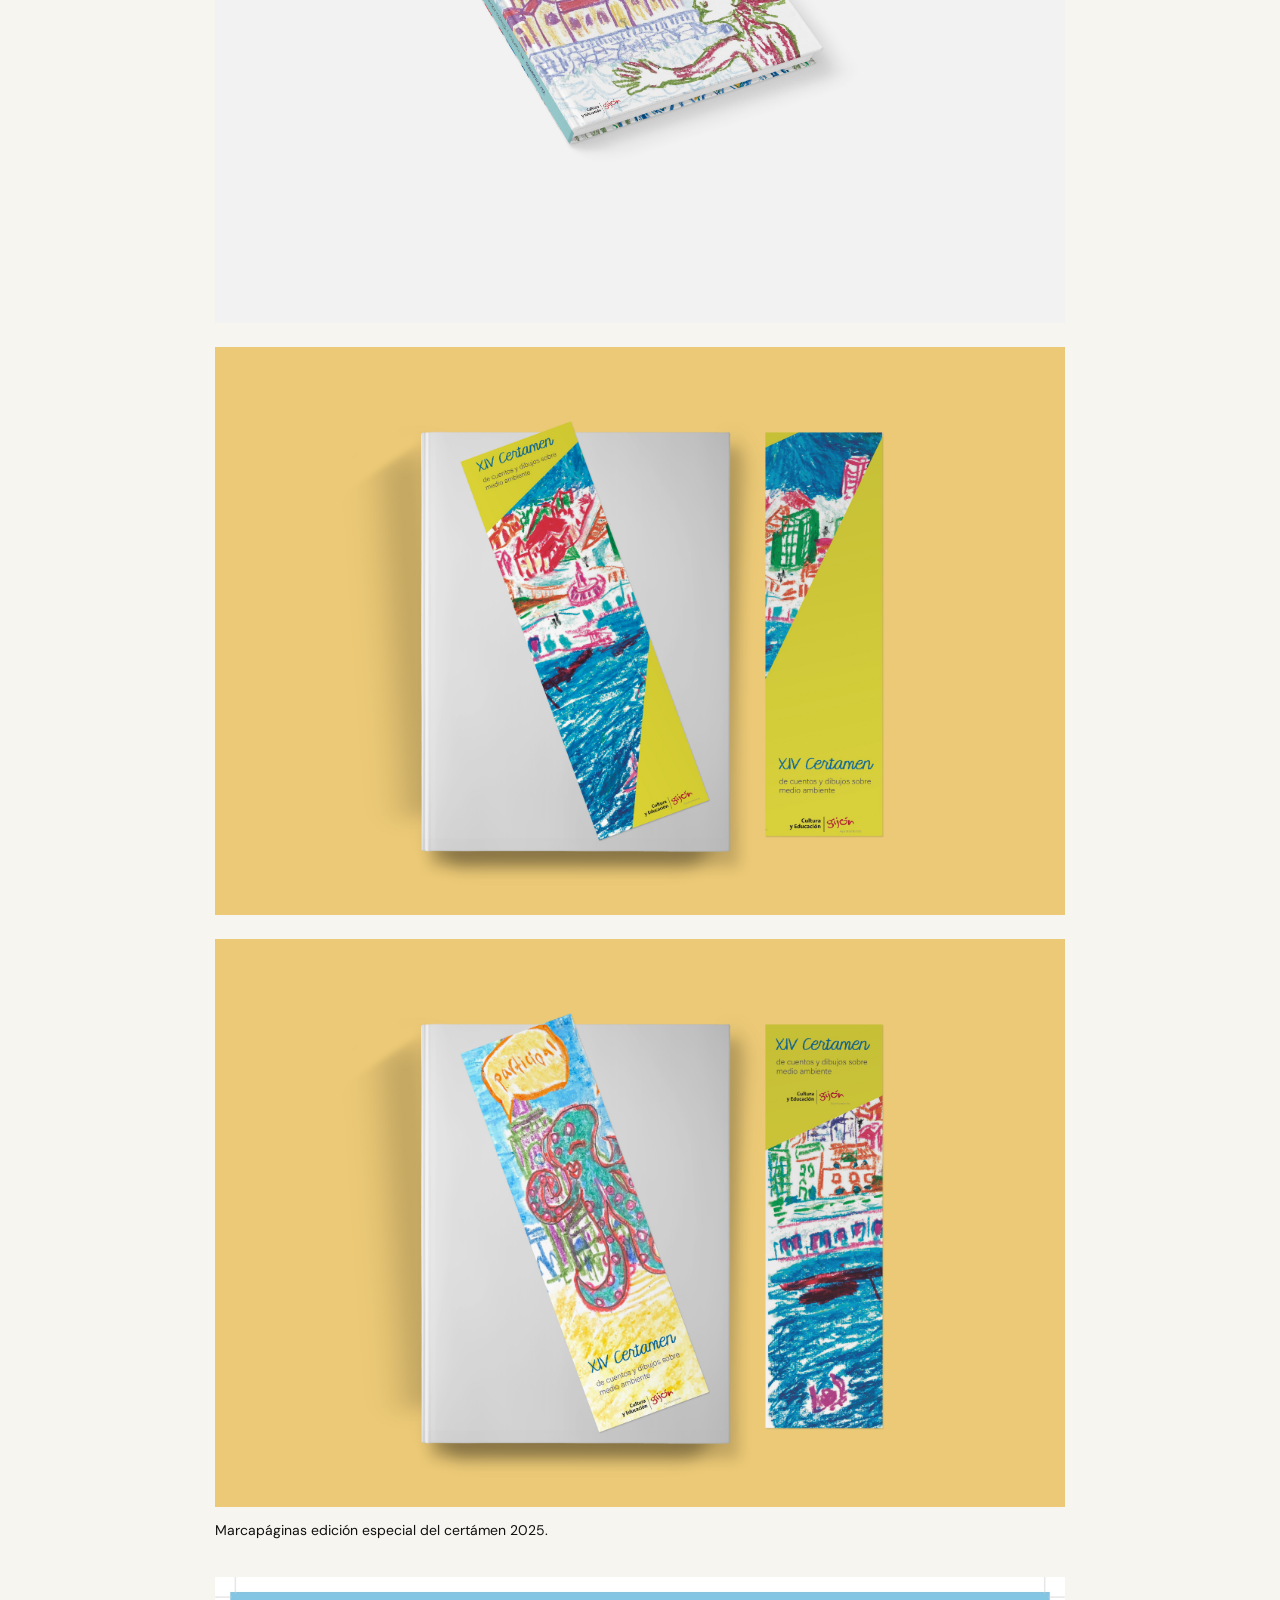
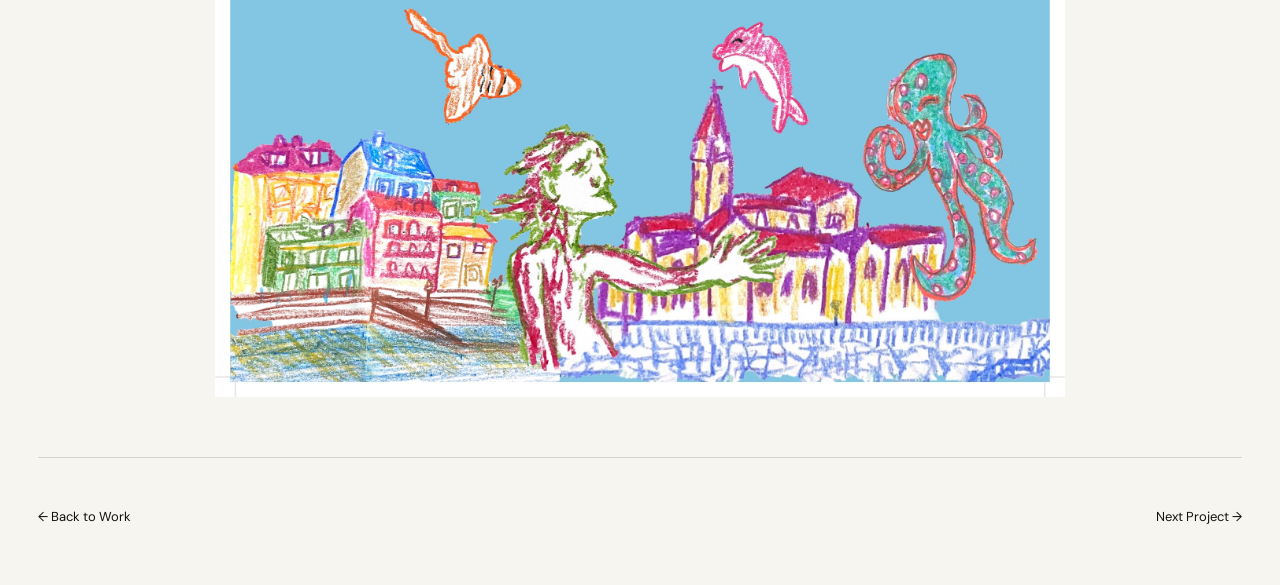
<file: projects/project-one.html>
<!doctype html>
<html lang="en">
<head>
  <meta charset="utf-8">
  <meta name="viewport" content="width=device-width, initial-scale=1">

  <title>XIV Certamen de Cuentos y Dibujos sobre Medio Ambiente. Gijón 2025 — COCO ALPERI</title>

  <link rel="preconnect" href="https://fonts.googleapis.com">
  <link rel="preconnect" href="https://fonts.gstatic.com" crossorigin>

  <link
    href="https://fonts.googleapis.com/css2?family=DM+Sans:wght@400&family=Playfair+Display:ital,wght@0,400;1,400&display=swap"
    rel="stylesheet"
  >

  <link rel="stylesheet" href="../style.css">
</head>

<body>

  <!-- HEADER -->
  <header class="site-header">
    <a href="../index.html" class="logo">COCO ALPERI</a>

   <nav class="main-nav">
  <a href="../index.html#home">Home</a>
  <a href="../index.html#work">Work</a>
  <a href="../about.html">About</a>
  <a href="../contact.html">Contact</a>
</nav>
  </header>


  <!-- PROJECT -->
  <main class="project-page">

    <section class="project-hero">

      <div class="project-hero-image">
        <img
          src="../assets/portadaCertamen.png"
          alt="Proyecto de packaging Vinitor"
        >
      </div>

      <div class="project-header">

        <div>
          <h2>XIV Certamen de Cuentos y Dibujos sobre Medio Ambiente. Gijón 2025</h2>
        </div>

        <div class="project-meta">
          <span>Editorial</span>
          <span>2024</span>
        </div>

      </div>

    </section>


    <!-- PROJECT CONTENT -->
    <section class="project-content">

      <div class="project-text">
        <p>Este proyecto editorial ficticio busca acercarse al público infantil mediante un estilo pictórico céreo y colorido. Se representan lugares emblemáticos de Gijón y animales marinos para fomentar la participación de los niños y concienciar sobre el cuidado del medioambiente.
      </div>


      <div class="project-image-large">
        <img
          src="../assets/poster.png"
          alt="Project One"
        >
      </div>

          <div class="project-image-large">
        <img
          src="../assets/renderposter.png"
          alt="Project One"
        >
             <p> Poster anunciador del certamen.</p>
      </div>
  <div class="project-image-large">
        <img
          src="../assets/folleto2.jpg"
          alt="Project One"
        >
      </div>
        <div class="project-image-large">
        <img
          src="../assets/interiorfolleto.png"
          alt="Project One"
        >
      </div>

       <div class="project-image-large">
        <img
          src="../assets/folleto1.jpg"
          alt="Project One"
        >
      <p> Folleto donde se maquetaron las bases del certamen. </p>
      </div>
  <div class="project-image-large">
        <img
          src="../assets/delanteralibro.jpg"
          alt="Project One"
        >
     <p> Portada del libro donde se revelan los ganadores del certamen del año correspondiente </p>
      </div>
       <div class="project-image-large">
        <img
          src="../assets/indice.jpg"
          alt="Project One"
        >
        <p>Índice del libro, donde se muestran los ganadores divididos por categorías. </p>
      </div>
      <div class="project-image-large">
        <img
          src="../assets/separadorespremios.jpg"
          alt="Project One"
        >
      </div>
       <div class="project-image-large">
        <img
          src="../assets/libro1.jpg"
          alt="Project One"
        >
          <p>Interior del libro, visionado de uno de los cuentos ganadores.  </p>
      </div>
  <div class="project-image-large">
        <img
          src="../assets/traseralibro.jpg"
          alt="Project One"
        >
      </div>

        <div class="project-image-large">
        <img
          src="../assets/Marcapag1.jpg"
          alt="Project One"
        >
      </div>
         <div class="project-image-large">
        <img
          src="../assets/Marcapag2.jpg"
          alt="Project One"
        >
            <p> Marcapáginas edición especial del certámen 2025. </p>
      </div>
          <div class="project-image-large">
        <img
          src="../assets/ilustracionguardas.jpg"
          alt="Project One"
        >
      </div>
      <!--
      PARA AÑADIR MÁS IMÁGENES:

      <div class="project-image-large">
        <img src="../assets/nombre-imagen.jpg" alt="Project Two">
      </div>
      -->

    </section>


    <!-- PROJECT NAVIGATION -->
    <nav class="project-navigation">

      <a href="../index.html#work">
        ← Back to Work
      </a>

      <a href="https://cocoalperi.com/projects/project-two.html">
        Next Project →
      </a>

    </nav>

  </main>

</body>
</html>
</file>
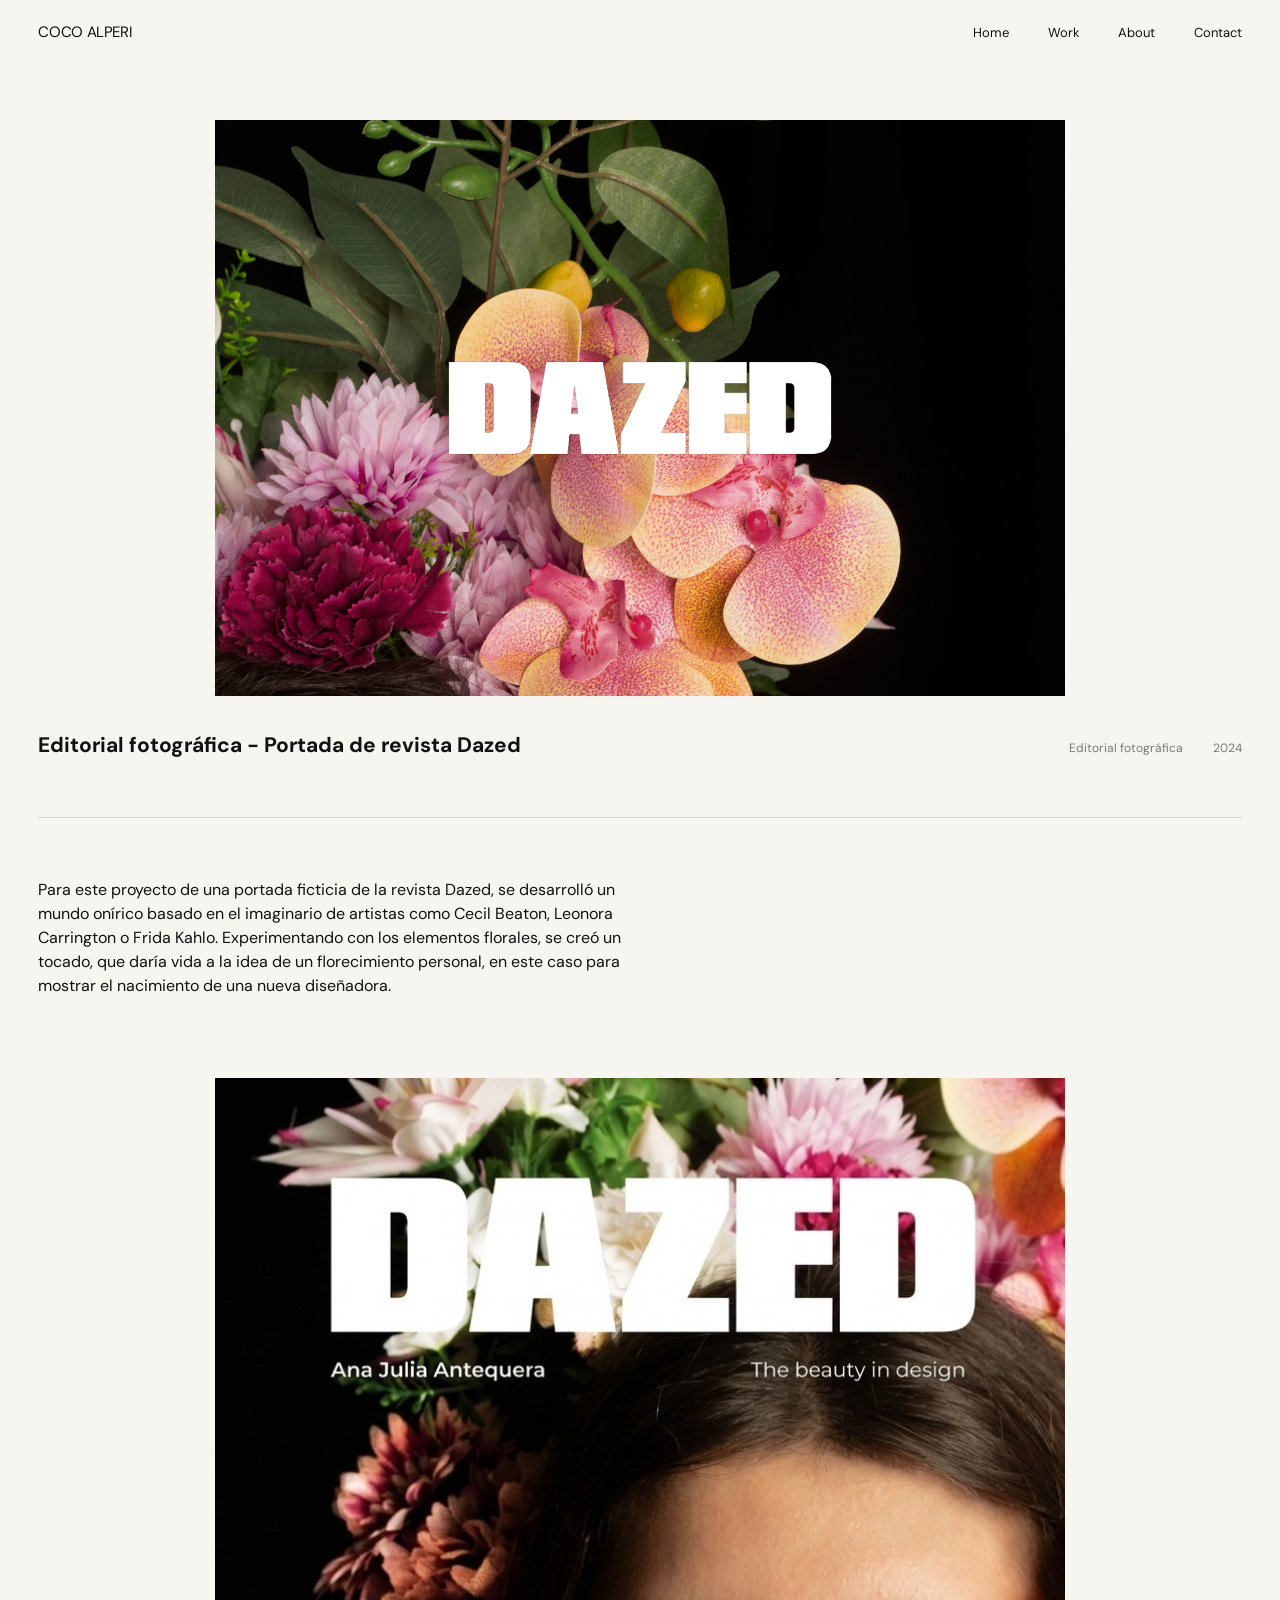
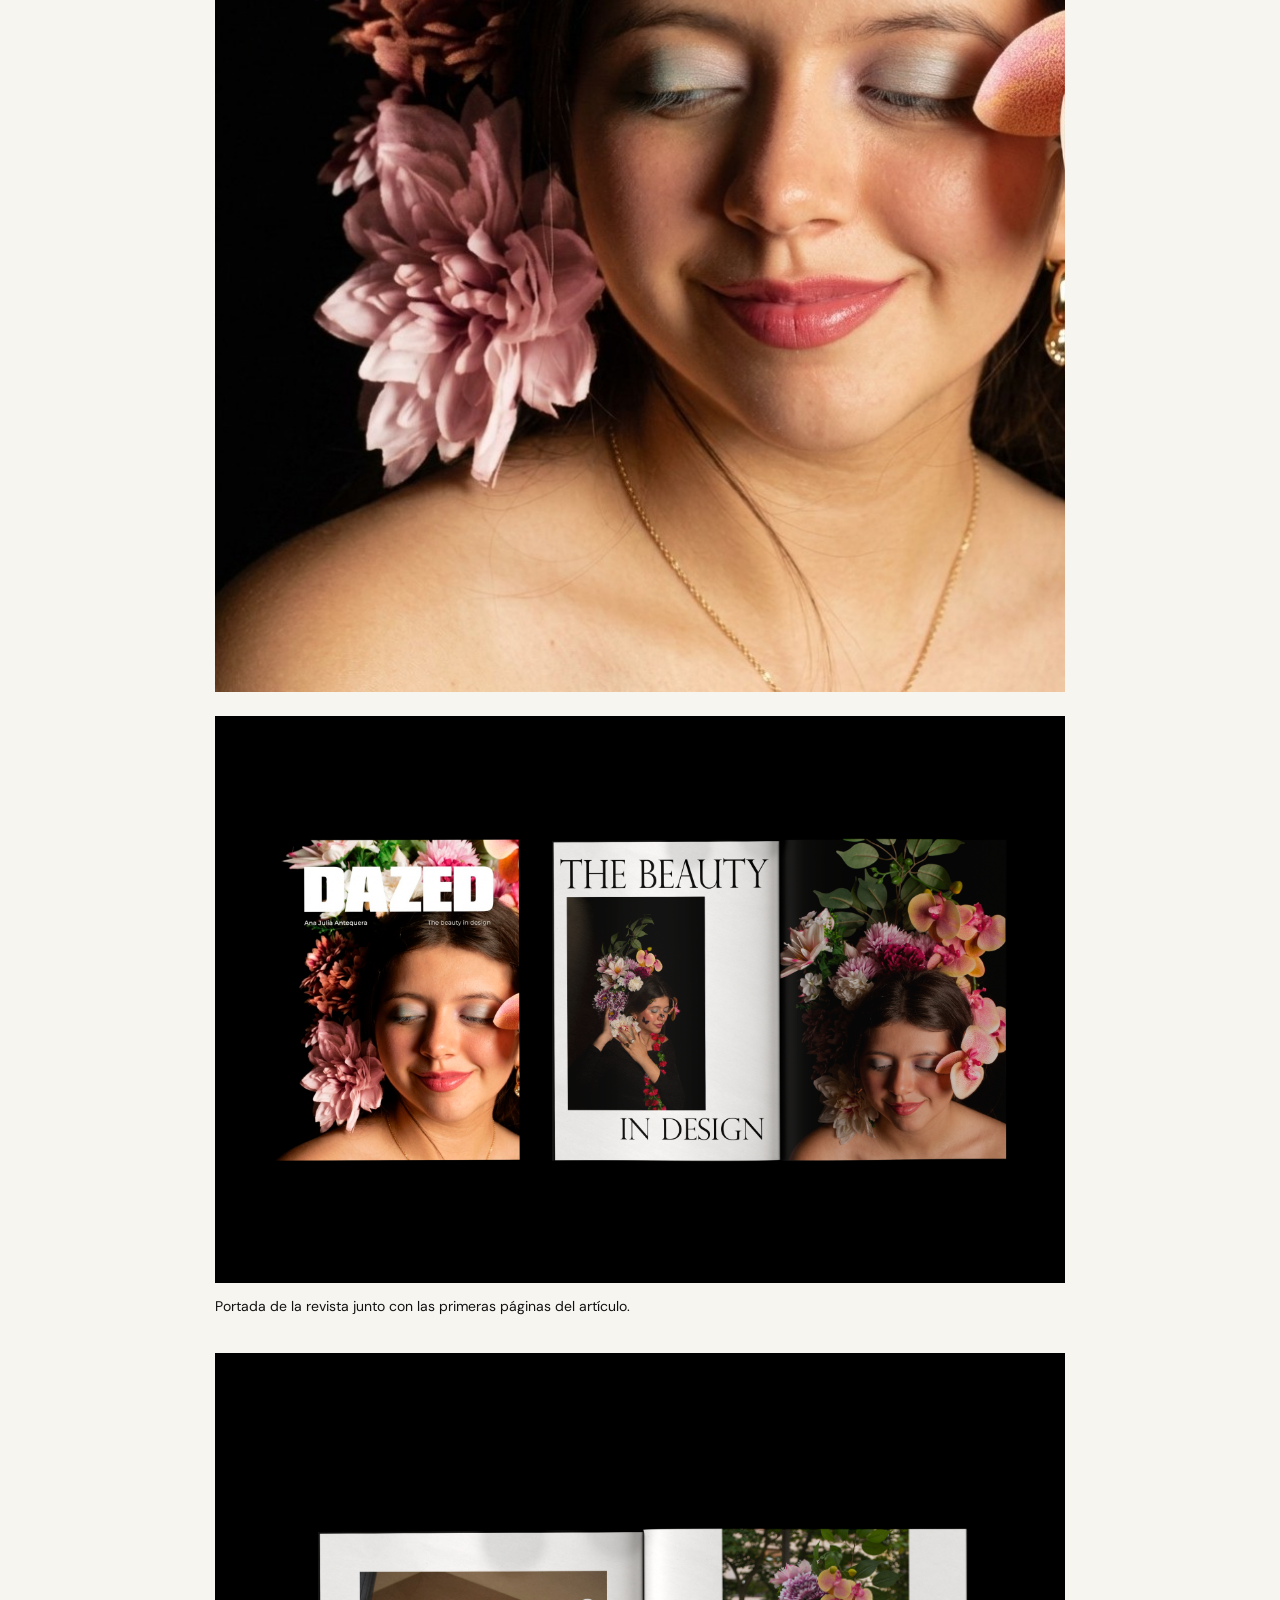
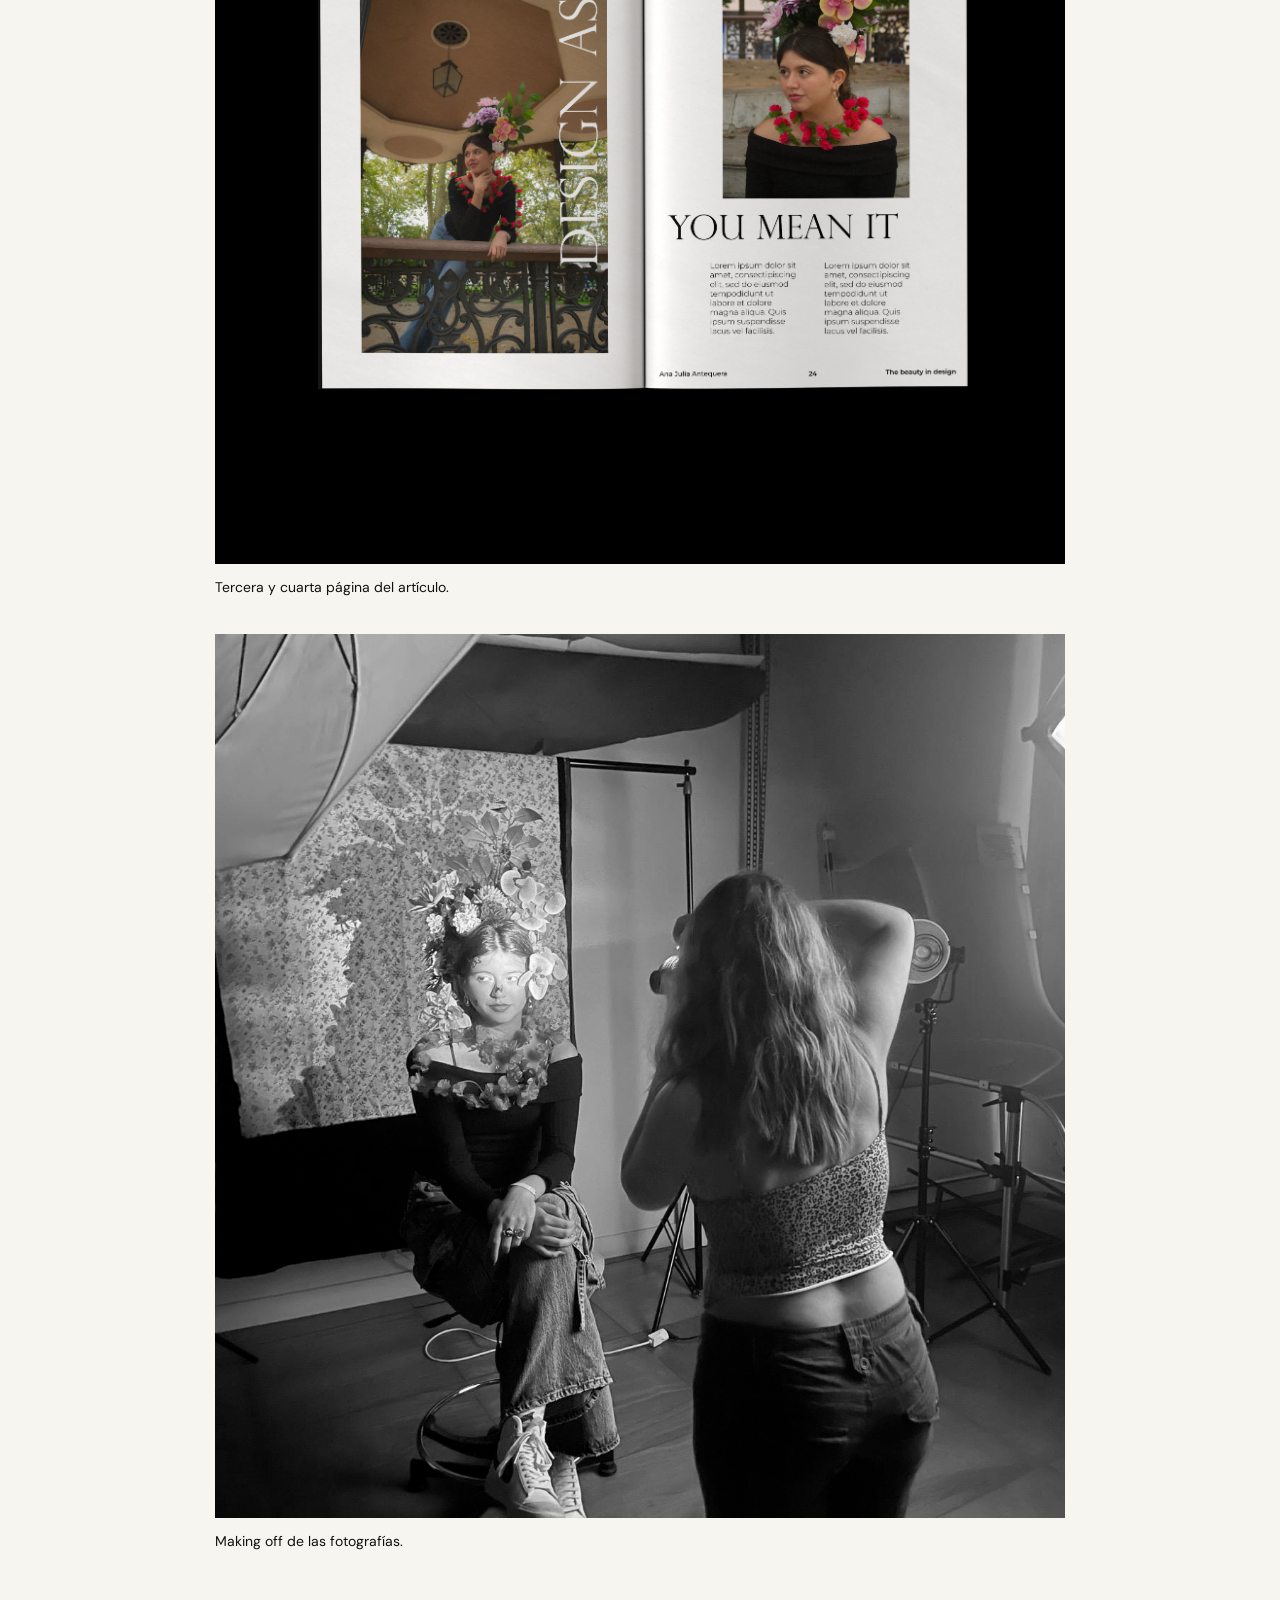
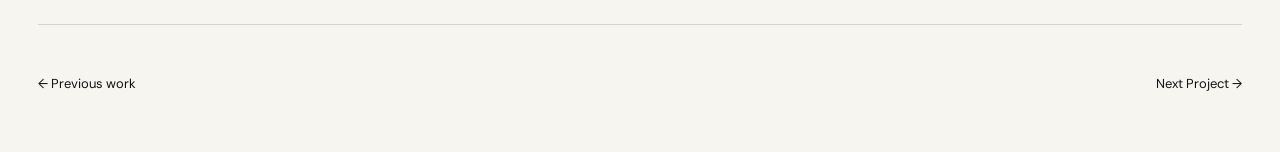
<file: projects/project-three.html>
<!doctype html>
<html lang="en">
<head>
  <meta charset="utf-8">
  <meta name="viewport" content="width=device-width, initial-scale=1">

  <title>Editorial fotográfica - Portada de revista Dazed — COCO ALPERI</title>

  <link rel="preconnect" href="https://fonts.googleapis.com">
  <link rel="preconnect" href="https://fonts.gstatic.com" crossorigin>

  <link
    href="https://fonts.googleapis.com/css2?family=DM+Sans:wght@400&family=Playfair+Display:ital,wght@0,400;1,400&display=swap"
    rel="stylesheet"
  >

  <link rel="stylesheet" href="../style.css">
</head>

<body>

  <!-- HEADER -->
  <header class="site-header">
    <a href="../index.html" class="logo">COCO ALPERI</a>

  <nav class="main-nav">
  <a href="../index.html#home">Home</a>
  <a href="../index.html#work">Work</a>
  <a href="../about.html">About</a>
  <a href="../contact.html">Contact</a>
</nav>
  </header>


  <!-- PROJECT -->
  <main class="project-page">

    <section class="project-hero">

      <div class="project-hero-image">
        <img
          src="../assets/portada3.png"
          alt="Portada revista dazed"
        >
      </div>

      <div class="project-header">

        <div>
          <h2>Editorial fotográfica - Portada de revista Dazed</h2>
        </div>

        <div class="project-meta">
          <span>Editorial fotográfica</span>
          <span>2024</span>
        </div>

      </div>

    </section>


    <!-- PROJECT CONTENT -->
    <section class="project-content">

      <div class="project-text">
        <p>Para este proyecto de una portada ficticia de la revista Dazed, se desarrolló un mundo onírico basado en el imaginario de artistas como Cecil Beaton, Leonora Carrington o Frida Kahlo. Experimentando con los elementos florales, se creó un tocado, que daría vida a la idea de un florecimiento personal, en este caso para mostrar el nacimiento de una nueva diseñadora.</p></div>


      <div class="project-image-large">
        <img
          src="../assets/portadadazed.jpg"
          alt="Project One"
        >
      </div>

          <div class="project-image-large">
        <img
          src="../assets/mockupRevistaDazed.png"
          alt="Project Three"
        >
             <p> Portada de la revista junto con las primeras páginas del artículo.</p>
      </div>
  <div class="project-image-large">
        <img
          src="../assets/mockup2.png"
          alt="Project Three"
        >
     <p> Tercera y cuarta página del artículo.</p>
      </div>
        <div class="project-image-large">
        <img
          src="../assets/Makingof.jpg"
          alt="Project Three"
        >
     <p> Making off de las fotografías.</p>
      </div>

    </section>


    <!-- PROJECT NAVIGATION -->
    <nav class="project-navigation">

      <a href="https://cocoalperi.com/projects/project-two.html">
        ← Previous work
      </a>

      <a href="https://cocoalperi.com/projects/project-four.html">
        Next Project →
      </a>

    </nav>

  </main>

</body>
</html>
</file>
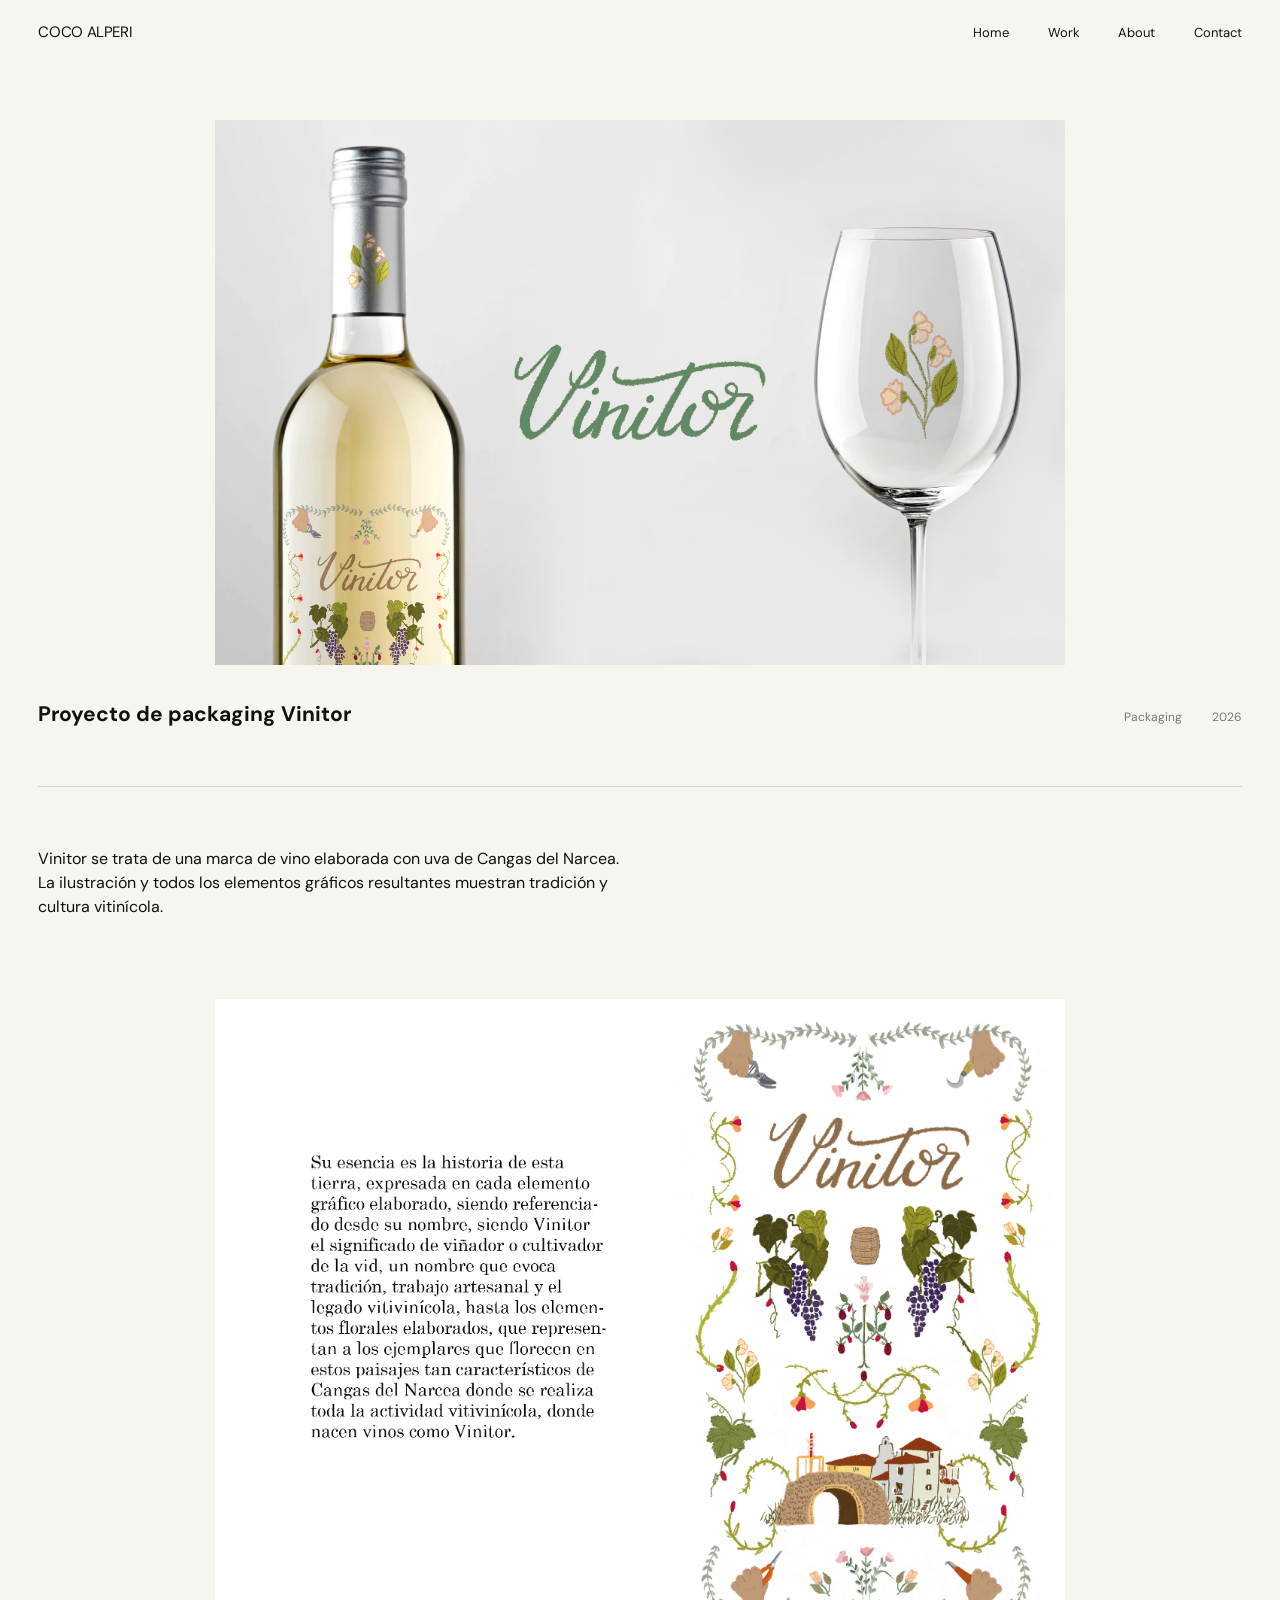
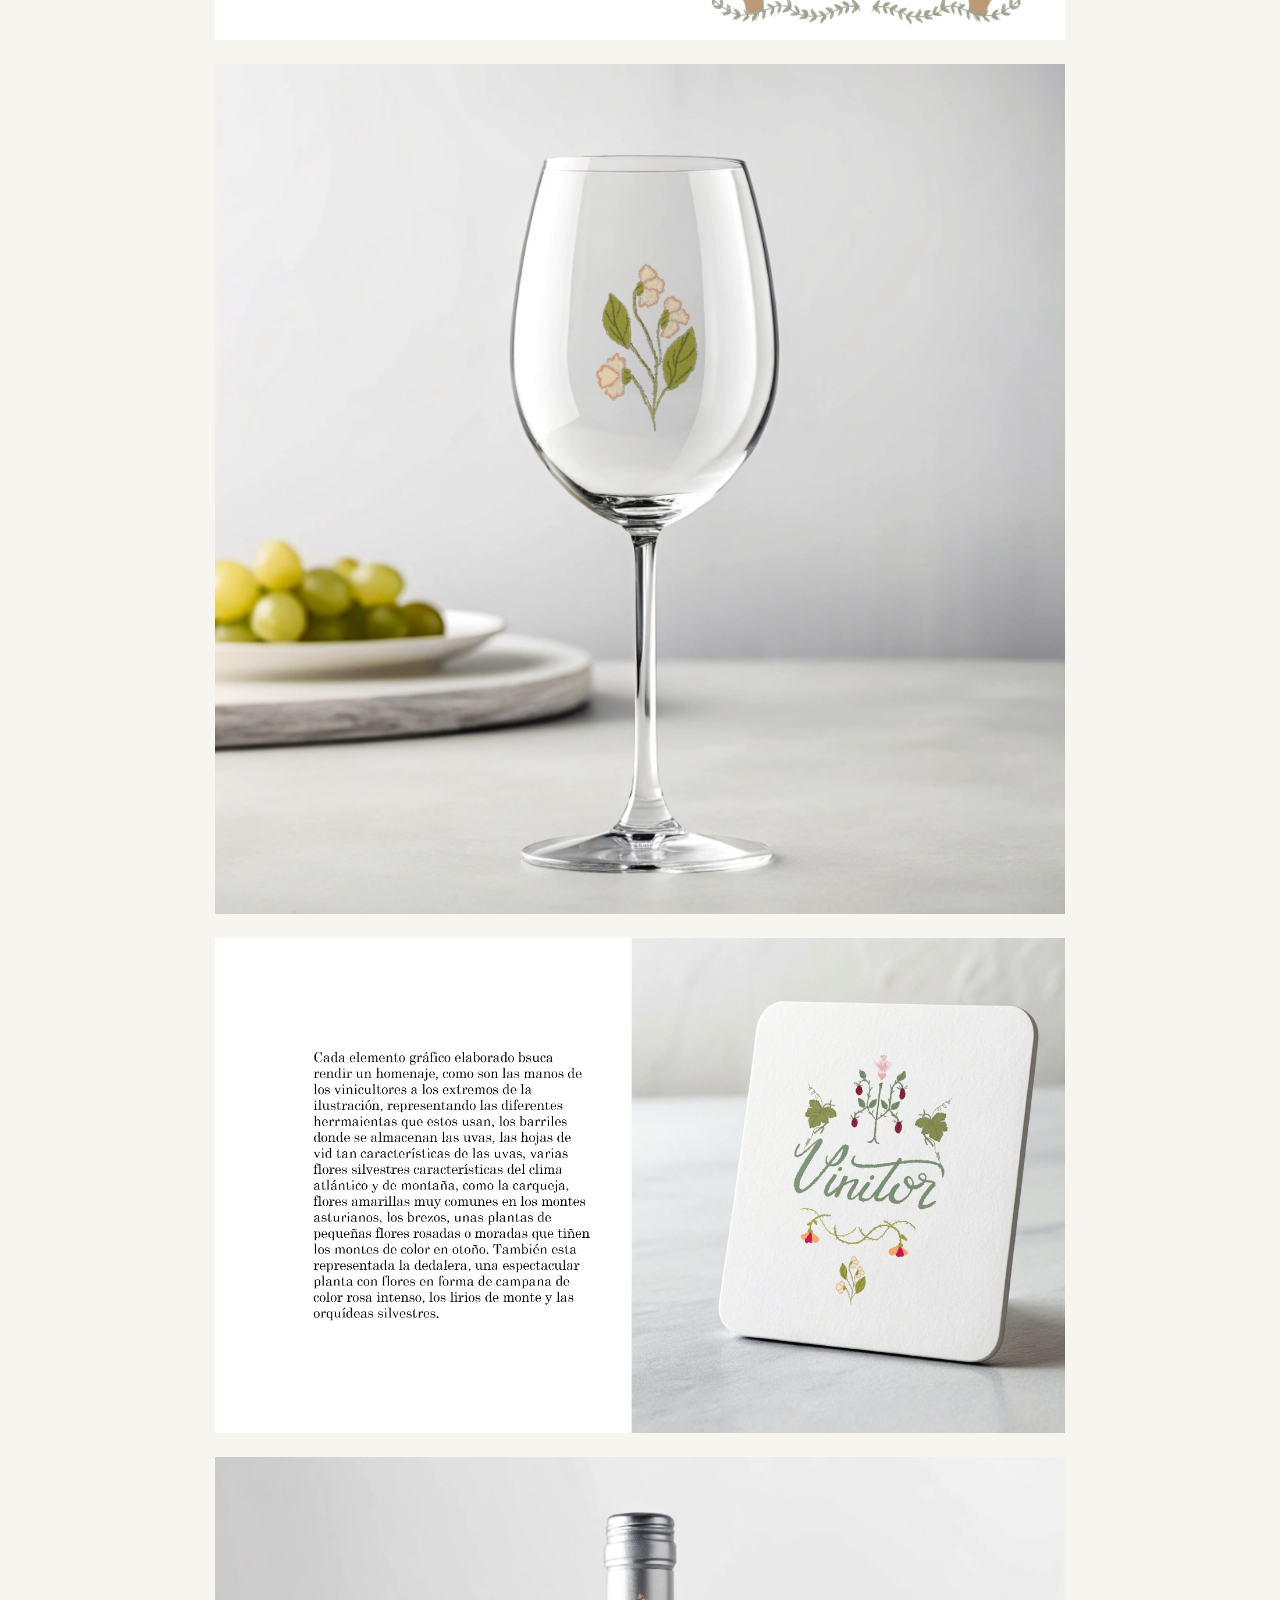
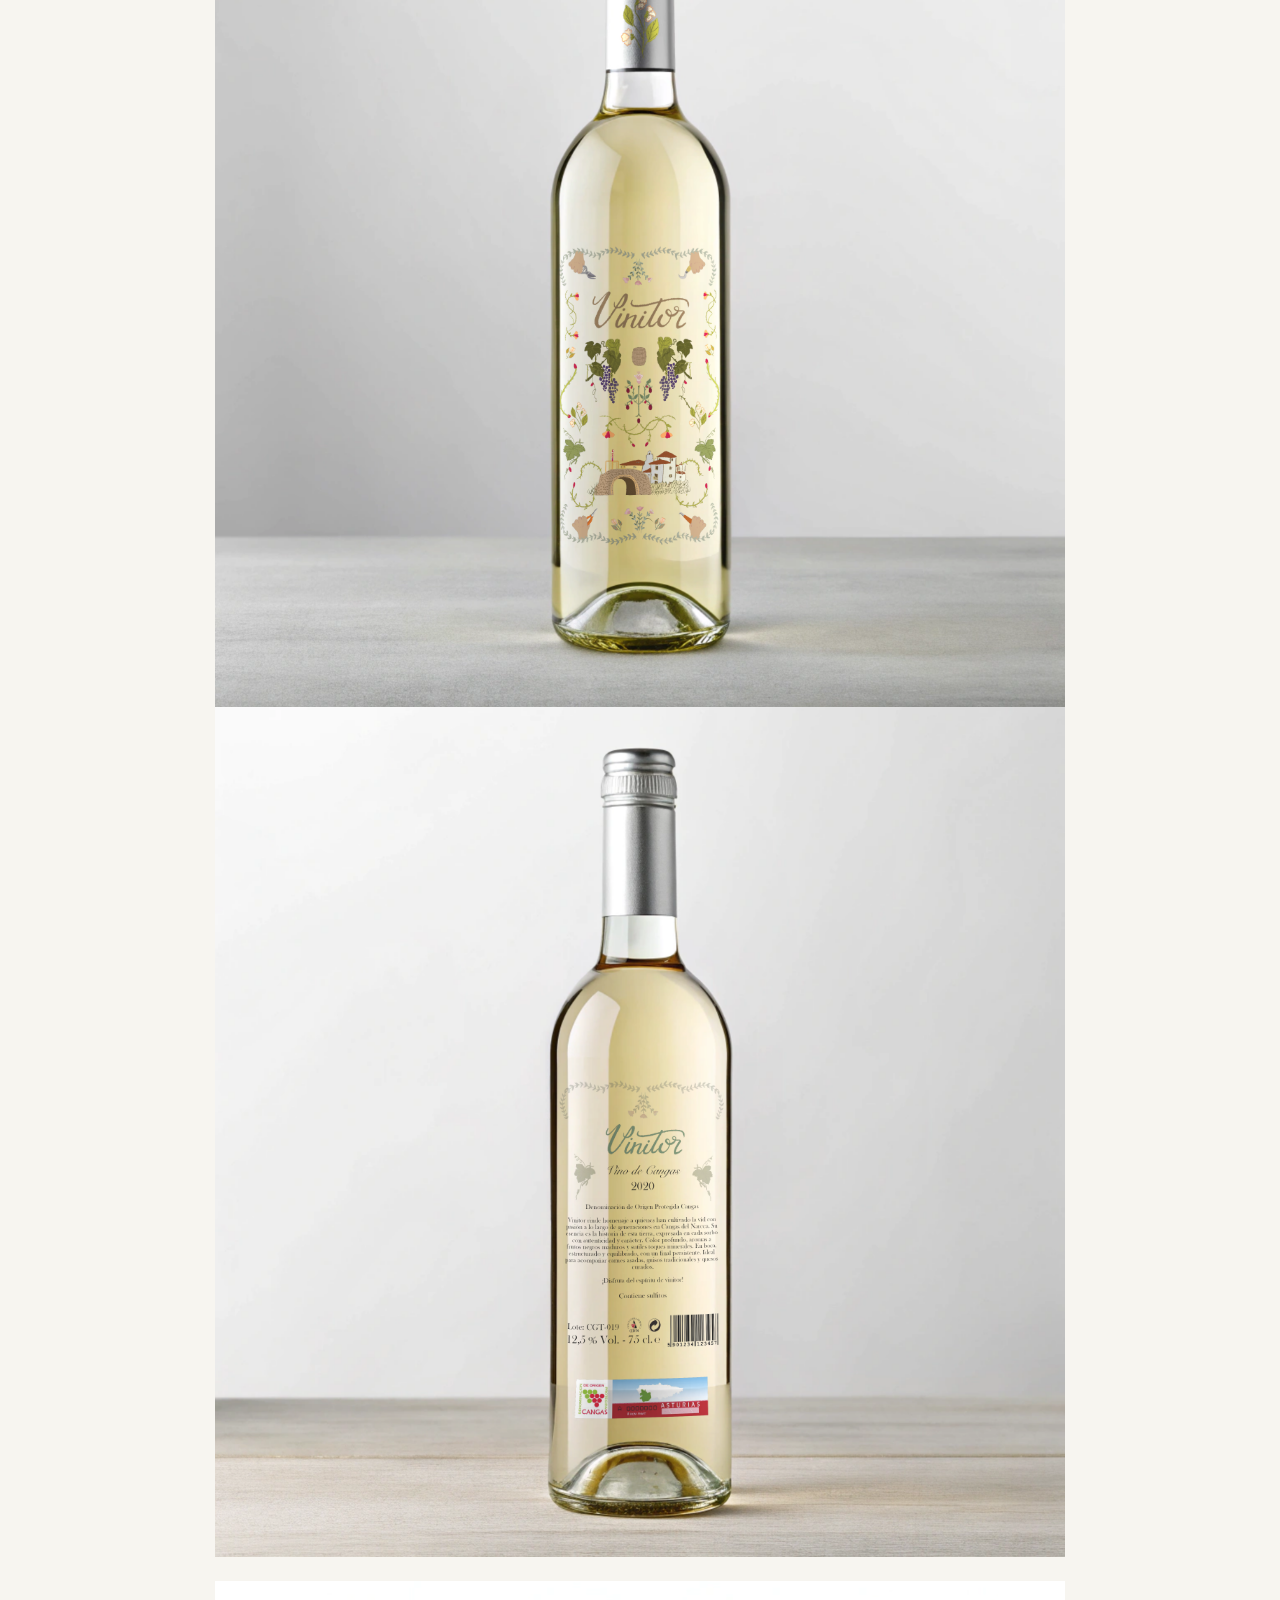
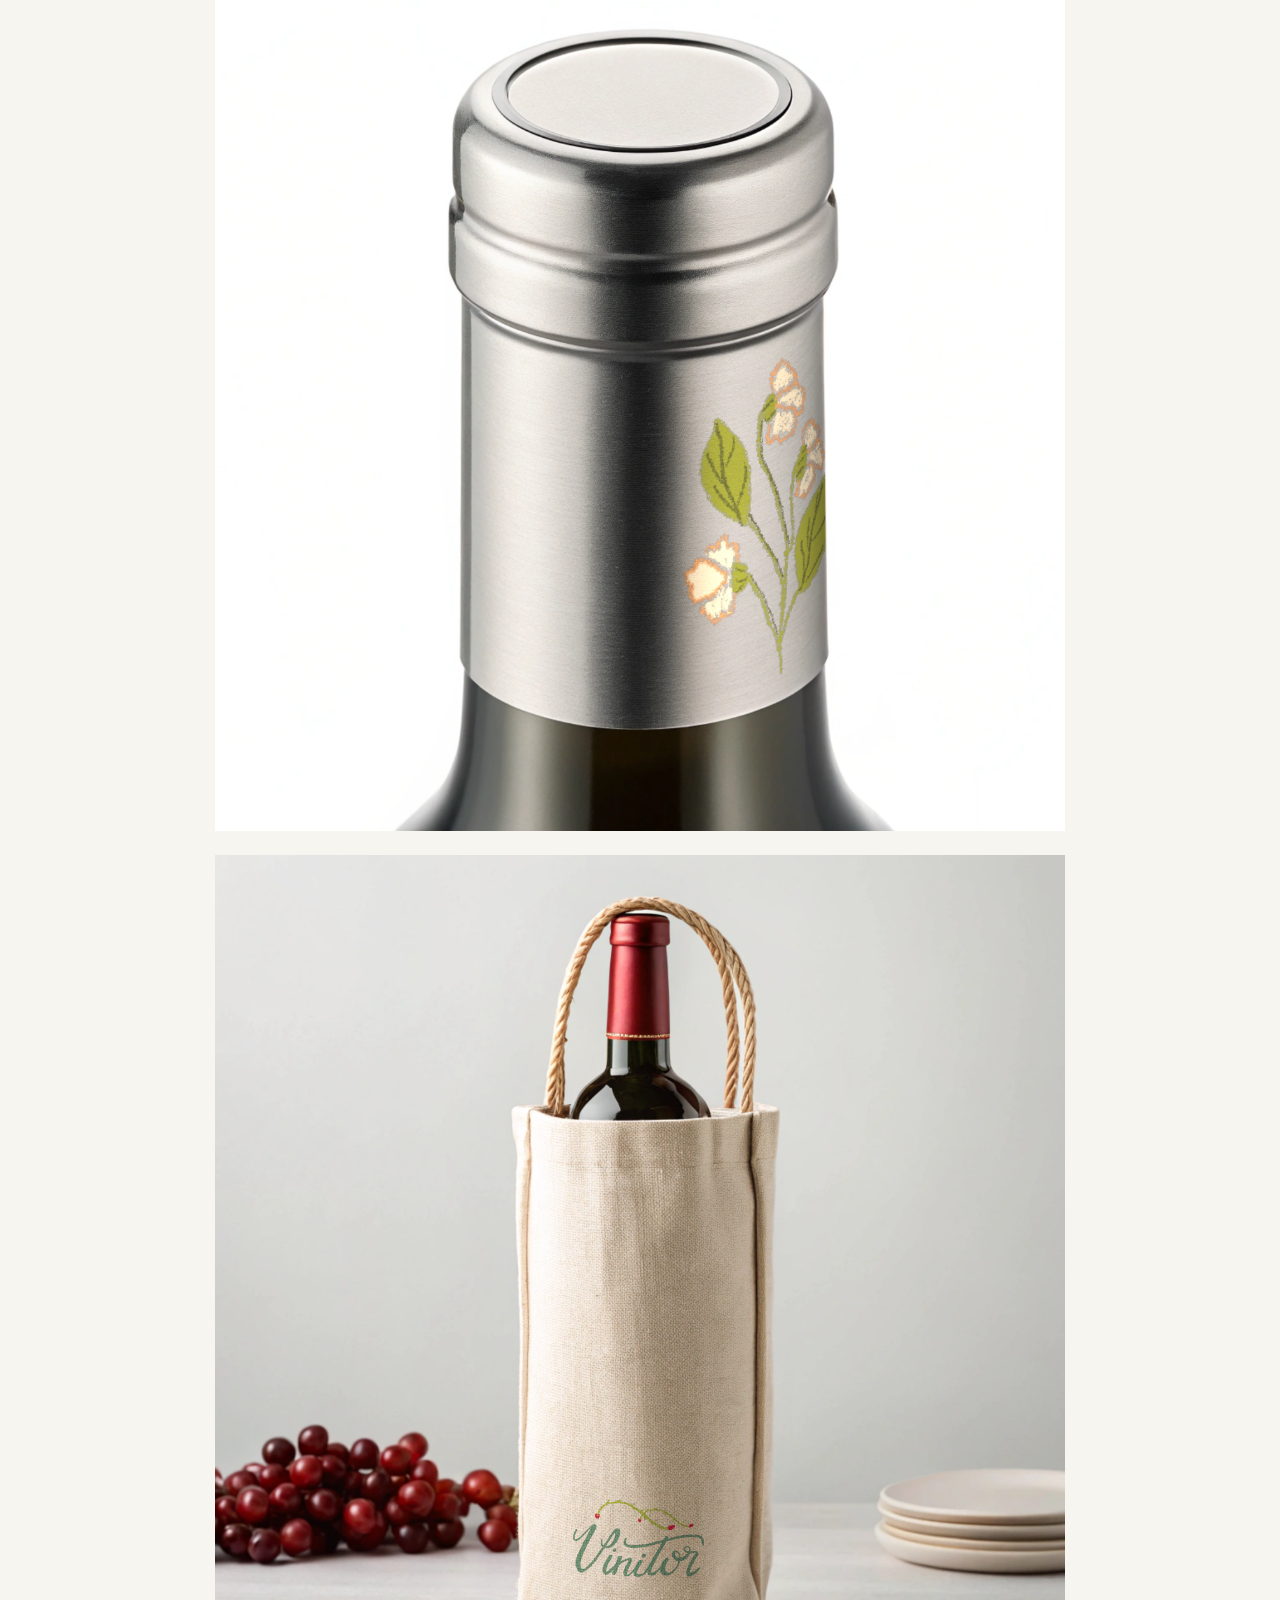
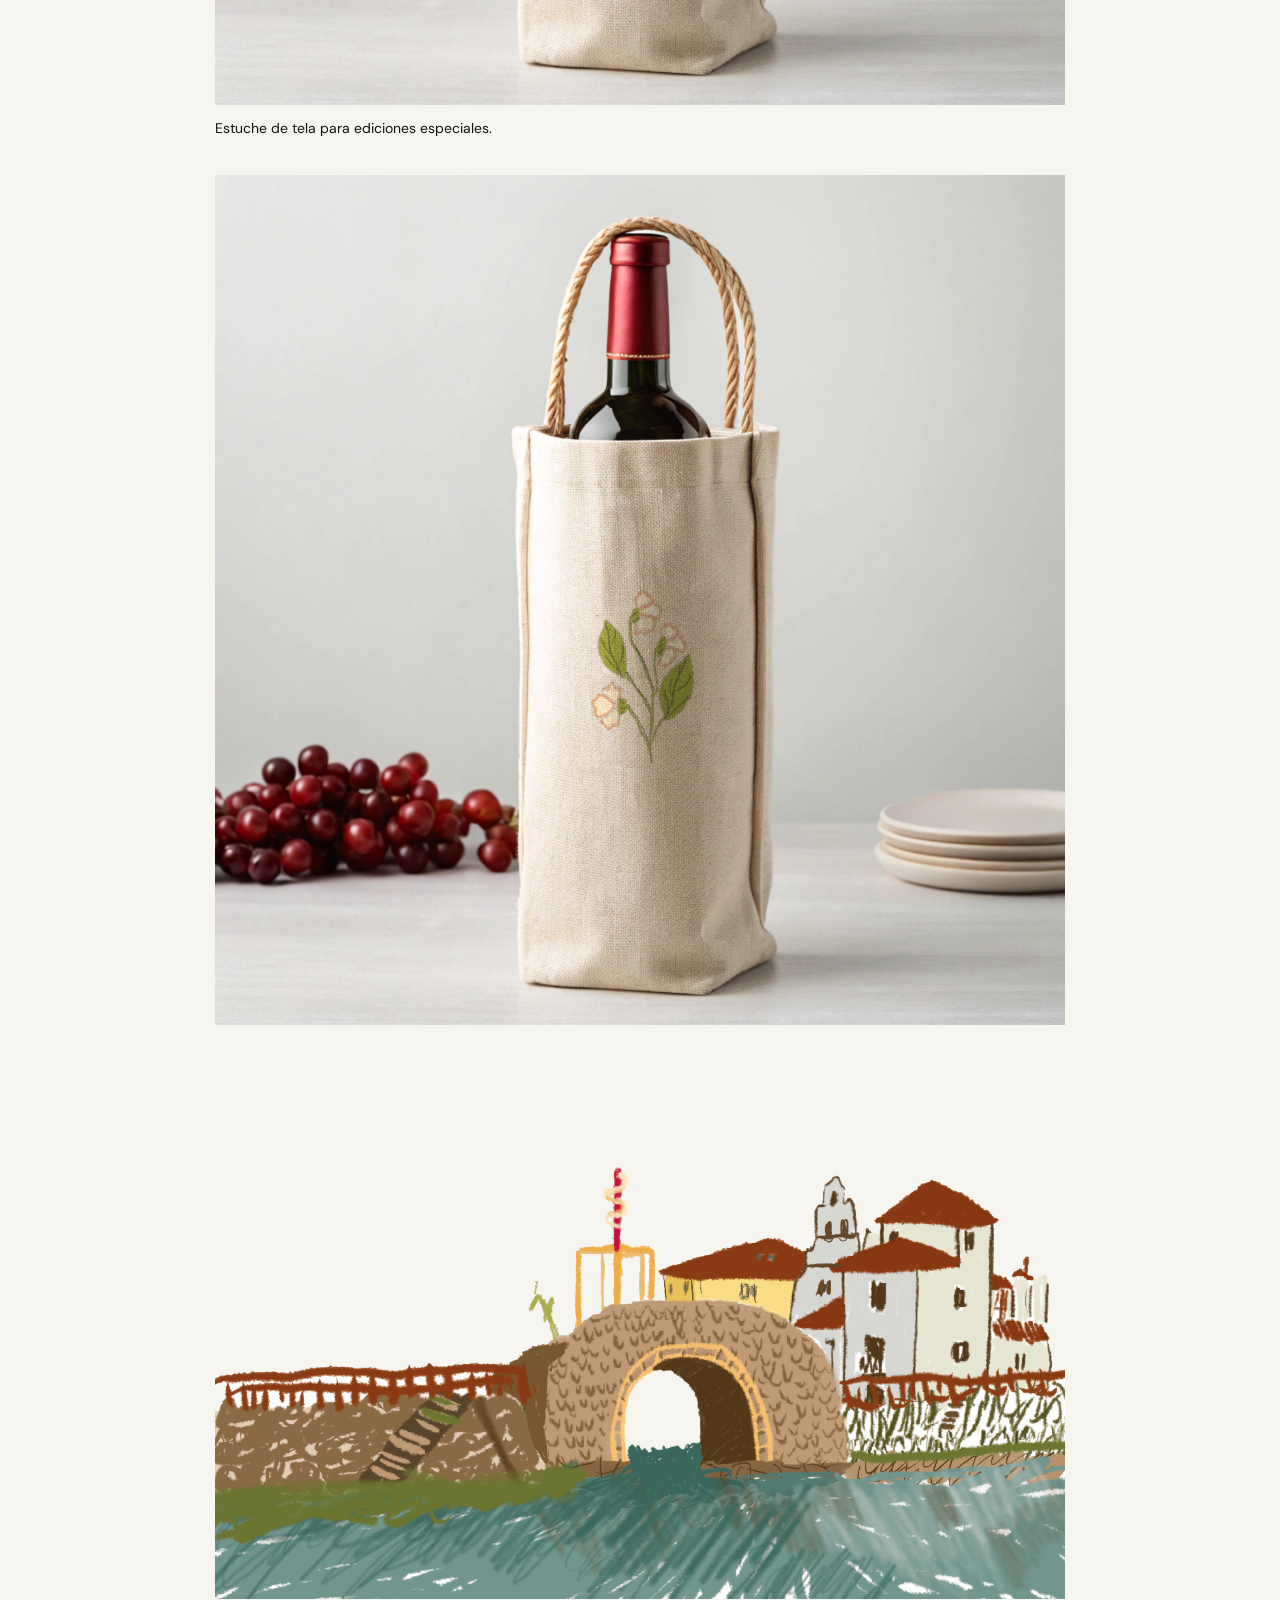
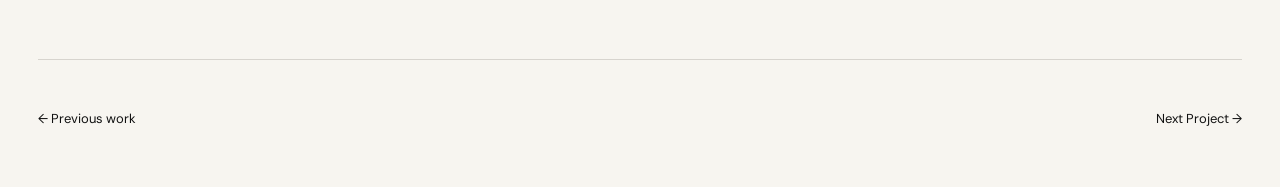
<file: projects/project-two.html>
<!doctype html>
<html lang="en">
<head>
  <meta charset="utf-8">
  <meta name="viewport" content="width=device-width, initial-scale=1">

  <title>Proyecto de packaging Vinitor — COCO ALPERI</title>

  <link rel="preconnect" href="https://fonts.googleapis.com">
  <link rel="preconnect" href="https://fonts.gstatic.com" crossorigin>

  <link
    href="https://fonts.googleapis.com/css2?family=DM+Sans:wght@400&family=Playfair+Display:ital,wght@0,400;1,400&display=swap"
    rel="stylesheet"
  >

  <link rel="stylesheet" href="../style.css">
</head>

<body>

  <!-- HEADER -->
  <header class="site-header">
    <a href="../index.html" class="logo">COCO ALPERI</a>
<nav class="main-nav">
  <a href="../index.html#home">Home</a>
  <a href="../index.html#work">Work</a>
  <a href="../about.html">About</a>
  <a href="../contact.html">Contact</a>
</nav>
  </header>


  <!-- PROJECT -->
  <main class="project-page">

    <section class="project-hero">

      <div class="project-hero-image">
        <img
          src="../assets/portada1.png"
          alt="Proyecto de packaging Vinitor"
        >
      </div>

      <div class="project-header">

        <div>
          <h2>Proyecto de packaging Vinitor<h2>
        </div>

        <div class="project-meta">
          <span>Packaging</span>
          <span>2026</span>
        </div>

      </div>

    </section>


    <!-- PROJECT CONTENT -->
    <section class="project-content">

      <div class="project-text">
        <p>
         Vinitor se trata de una marca de vino elaborada con uva de Cangas del Narcea. La  ilustración y todos los elementos gráficos resultantes muestran tradición y cultura vitinícola.
        </p>
      </div>


      <div class="project-image-large">
        <img
          src="../assets/imagen behance_Mesa de trabajo 1.png"
          alt="Project Two"
        >
      </div>

          <div class="project-image-large">
        <img
          src="../assets/copa vino.png"
          alt="Project Two"
        >
      </div>
  <div class="project-image-large">
        <img
          src="../assets/imagen behance 2_Mesa de trabajo 1.png"
          alt="Project Two"
        >
      </div>

       <div class="project-image-large">
        <img
          src="../assets/ETIQUETA VINO DELANTERA.png"
          alt="Project Two"
        >
          <img
          src="../assets/ETIQUETA VINO TRASERA.png"
          alt="Project Two"
        >
      </div>
  <div class="project-image-large">
        <img
          src="../assets/CAPSULA VINO.png"
          alt="Project Two"
        >
      </div>
       <div class="project-image-large">
        <img
          src="../assets/estuche vino delantera.png"
          alt="Project Two"
        >
        <p> Estuche de tela para ediciones especiales. </p>
      </div>
      <div class="project-image-large">
        <img
          src="../assets/estuche vino trasera.png"
          alt="Project Two"
        >
      </div>
  <div class="project-image-large">
        <img
          src="../assets/CANGAS DEL NARCEA_Mesa de trabajo 2.png"
          alt="Project Two"
        >
      </div>
      <!--
      PARA AÑADIR MÁS IMÁGENES:

      <div class="project-image-large">
        <img src="../assets/nombre-imagen.jpg" alt="Project Two">
      </div>
      -->

    </section>


    <!-- PROJECT NAVIGATION -->
    <nav class="project-navigation">

       <a href="https://cocoalperi.com/projects/project-one.html">
        ← Previous work
      </a>

      <a href="https://cocoalperi.com/projects/project-three.html">
        Next Project →
      </a>

    </nav>

  </main>

</body>
</html>
</file>
<file: style.css>
:root {
  --bg: #f7f5f0;
  --text: #111;
  --muted: #777;
  --line: #d7d4ce;
  --pad: clamp(18px, 3vw, 48px);
}

* {
  box-sizing: border-box;
}

html {
  scroll-behavior: smooth;
}

body {
  margin: 0;
  background: var(--bg);
  color: var(--text);
  font-family: "DM Sans", Arial, sans-serif;
  font-size: 14px;
  font-weight: 400;
}

a {
  color: inherit;
  text-decoration: none;
}

button {
  font: inherit;
}

/* =========================================================
   INTRO
   ========================================================= */

.intro {
  position: fixed;
  inset: 0;
  z-index: 100;
  display: grid;
  place-items: center;
  background: var(--bg);
  animation: introOut 1.1s ease 1.5s forwards;
}

.intro-logo {
  font-size: clamp(28px, 5vw, 72px);
  letter-spacing: -.04em;
  animation: logoIn 1.2s ease forwards;
}

@keyframes logoIn {
  from {
    opacity: 0;
    transform: translateY(10px);
  }

  to {
    opacity: 1;
    transform: translateY(0);
  }
}

@keyframes introOut {
  0% {
    opacity: 1;
    visibility: visible;
  }

  75% {
    opacity: 1;
  }

  100% {
    opacity: 0;
    visibility: hidden;
    pointer-events: none;
  }
}

/* =========================================================
   HEADER
   ========================================================= */

.site-header {
  position: fixed;
  z-index: 50;
  top: 0;
  left: 0;
  width: 100%;
  display: flex;
  justify-content: space-between;
  align-items: center;
  padding: 22px var(--pad);
  mix-blend-mode: multiply;
}

.logo {
  font-size: 15px;
  letter-spacing: -.025em;
  white-space: nowrap;
}

.main-nav {
  display: flex;
  gap: clamp(18px, 3vw, 42px);
}

.main-nav a,
.filter {
  position: relative;
  border: 0;
  background: none;
  padding: 0;
  cursor: pointer;
  font-size: 13px;
}

.main-nav a::after,
.filter::after {
  content: "";
  position: absolute;
  left: 0;
  right: 100%;
  bottom: -4px;
  height: 1px;
  background: currentColor;
  transition: right .25s ease;
}

.main-nav a:hover::after,
.filter:hover::after,
.filter.active::after {
  right: 0;
}

/* =========================================================
   PAGES
   ========================================================= */

.page {
  min-height: 100vh;
  padding: 100px var(--pad) 60px;
}

/* =========================================================
   HOME / VIDEO
   ========================================================= */

.page-home {
  min-height: 100svh;
  min-height: 100dvh;
  padding: 0;
  display: flex;
  align-items: center;
  justify-content: center;
}

.hero-video {
  position: relative;
  width: 100%;
  height: 100svh;
  height: 100dvh;
  overflow: hidden;
}

.video-portada {
  width: 100%;
  height: 100%;
  display: block;
  object-fit: cover;
  object-position: center center;
}

/* =========================================================
   MOBILE VIDEO & HOME SPACING
   ========================================================= */

@media (max-width: 650px) {
  .page-home {
    width: 100%;
    min-height: auto;
    height: auto;
    padding-top: 75px; /* Espacio para no quedar tapado por el header */
    padding-bottom: 0;
    display: block;
  }

  .hero-video {
    width: 100%;
    height: auto;
    aspect-ratio: 16 / 9; /* Proporción panorámica exacta en móvil */
    overflow: hidden;
  }

  .video-portada {
    width: 100%;
    height: 100%;
    display: block;
    object-fit: cover;
    object-position: center center;
  }

  /* Distancia limpia y proporcionada con Work en móvil */
  .page-work {
    padding-top: 40px !important;
    min-height: auto;
  }
}

/* =========================================================
   WORK
   ========================================================= */

.page-work {
  padding-top: 125px;
}

.section-heading {
  display: flex;
  justify-content: space-between;
  align-items: baseline;
  gap: 30px;
  border-bottom: 1px solid var(--line);
  padding-bottom: 18px;
  margin-bottom: 0;
}

h1 {
  margin: 0;
  font-size: clamp(28px, 5vw, 60px);
  font-weight: 400;
  letter-spacing: -.05em;
}

.filters {
  display: flex;
  flex-wrap: wrap;
  gap: 18px;
}

/* =========================================================
   PROJECTS (Ajuste uniforme de proporción y llenado)
   ========================================================= */

.project {
  border-bottom: 1px solid var(--line);
  padding: 24px 0 28px;
  scroll-margin-top: 100px;
}

.project-image {
  display: block;
  background: #e4e1da;
  color: #8b8881;
  max-width: 820px;
  margin: 0 auto;
  overflow: hidden;
  aspect-ratio: 16 / 10;
}

.project-image img {
  width: 100%;
  height: 100% !important;
  object-fit: cover;
  object-position: center center;
  display: block;
}

.project-image:hover {
  opacity: .8;
}

.project-info {
  display: grid;
  grid-template-columns: 1fr auto auto;
  gap: 25px;
  align-items: baseline;
  padding-top: 14px;
  max-width: 820px;
  margin: 0 auto;
}

.project-info h2 {
  margin: 0;
  font-size: 16px;
  font-weight: 400;
}

.project-info span {
  color: var(--muted);
  font-size: 12px;
}

.project.hidden {
  display: none;
}

/* =========================================================
   EMPTY PAGES
   ========================================================= */

.empty-page {
  min-height: 100vh;
}

/* =========================================================
   MOBILE — MAIN WEBSITE
   ========================================================= */

@media (max-width: 650px) {
  .site-header {
    align-items: flex-start;
    gap: 18px;
  }

  .main-nav {
    gap: 12px;
    flex-wrap: wrap;
    justify-content: flex-end;
  }

  .section-heading {
    display: block;
  }

  .filters {
    margin-top: 22px;
    gap: 12px 18px;
  }

  .project-info {
    grid-template-columns: 1fr auto;
  }

  .project-info span:last-child {
    grid-column: 1 / -1;
  }
}

/* =========================================================
   PROJECT PAGE
   ========================================================= */

.project-page {
  width: 100%;
  max-width: 100%;
  padding: 120px var(--pad) 60px;
  overflow-x: hidden;
}

.project-hero {
  width: 100%;
}

.project-hero-image {
  width: 100%;
  overflow: hidden;
  background: #e4e1da;
}

.project-hero-image img {
  width: 100%;
  height: auto;
  display: block;
}

.project-header {
  display: grid;
  grid-template-columns: 1fr auto;
  gap: 40px;
  align-items: baseline;
  padding: 18px 0 40px;
  border-bottom: 1px solid var(--line);
}

.project-header h1 {
  margin: 0;
  font-size: clamp(32px, 6vw, 72px);
  font-weight: 400;
  letter-spacing: -.05em;
}

.project-meta {
  display: flex;
  gap: 30px;
  color: var(--muted);
  font-size: 12px;
  white-space: nowrap;
}

.project-content {
  width: 100%;
  padding-top: 60px;
}

.project-text {
  width: 100%;
  max-width: 600px;
  margin-bottom: 80px;
}

.project-text p {
  margin: 0;
  font-size: 16px;
  line-height: 1.5;
}

.project-image-large {
  width: 100%;
  margin-bottom: 24px;
  overflow: hidden;
}

.project-image-large img {
  width: 100%;
  height: auto;
  display: block;
}

.project-navigation {
  display: flex;
  justify-content: space-between;
  align-items: center;
  gap: 30px;
  padding-top: 50px;
  margin-top: 60px;
  border-top: 1px solid var(--line);
}

.project-navigation a {
  font-size: 13px;
}

.project-navigation a:hover {
  text-decoration: underline;
}

/* =========================================================
   PROJECT PAGE — TABLET
   ========================================================= */

@media (max-width: 900px) {
  .project-page {
    padding-top: 110px;
  }

  .project-header {
    gap: 25px;
  }

  .project-content {
    padding-top: 50px;
  }
}

/* =========================================================
   PROJECT PAGE — MOBILE
   ========================================================= */

@media (max-width: 650px) {
  .project-page {
    width: 100%;
    padding: 95px var(--pad) 40px;
    overflow-x: hidden;
  }

  .project-hero {
    width: 100%;
  }

  .project-hero-image {
    width: 100%;
  }

  .project-hero-image img {
    width: 100%;
    height: auto;
  }

  .project-header {
    display: block;
    padding: 16px 0 28px;
  }

  .project-header h1 {
    font-size: clamp(32px, 11vw, 52px);
    margin-bottom: 18px;
  }

  .project-meta {
    display: flex;
    flex-wrap: wrap;
    gap: 8px 20px;
    font-size: 12px;
    white-space: normal;
  }

  .project-content {
    width: 100%;
    padding-top: 40px;
  }

  .project-text {
    width: 100%;
    max-width: none;
    margin-bottom: 45px;
  }

  .project-text p {
    font-size: 14px;
    line-height: 1.55;
  }

  .project-image-large {
    width: 100%;
    margin-bottom: 16px;
  }

  .project-image-large img {
    width: 100%;
    height: auto;
    display: block;
  }

  .project-navigation {
    width: 100%;
    display: flex;
    justify-content: space-between;
    align-items: flex-start;
    gap: 20px;
    padding-top: 30px;
    margin-top: 40px;
  }

  .project-navigation a {
    font-size: 12px;
  }
}

/* =========================================================
   PROJECT PAGE — SMALL PHONES
   ========================================================= */

@media (max-width: 400px) {
  .project-page {
    padding-left: 18px;
    padding-right: 18px;
  }

  .project-header h1 {
    font-size: 34px;
  }

  .project-meta {
    gap: 6px 16px;
  }

  .project-navigation {
    font-size: 12px;
  }

  .project-image-large {
    width: 100%;
    display: grid;
    grid-template-columns: 1fr 1fr;
    gap: 24px;
    margin-bottom: 24px;
    overflow: hidden;
  }

  .project-image-large img {
    width: 100%;
    height: auto;
    display: block;
    object-fit: contain;
  }
}

/* =========================================================
   TWO IMAGES — MOBILE
   ========================================================= */

@media (max-width: 650px) {
  .project-image-large {
    grid-template-columns: 1fr;
    gap: 16px;
  }

  .project-image-large img {
    width: 100%;
    height: auto;
  }
}

/* =========================================================
   DESKTOP IMAGES SIZE LIMIT
   ========================================================= */

@media (min-width: 768px) {
  .project-hero-image,
  .project-image-large,
  .project-content .hero-video {
    max-width: 850px;
    margin-left: auto;
    margin-right: auto;
  }

  .project-hero-image img,
  .project-image-large img,
  .project-content video {
    width: 100%;
    height: auto;
    display: block;
  }
}

  .project-hero-image img,
  .project-image-large img,
  .project-content video {
    width: 100%;
    height: auto;
    display: block;
  }
}
</file>
